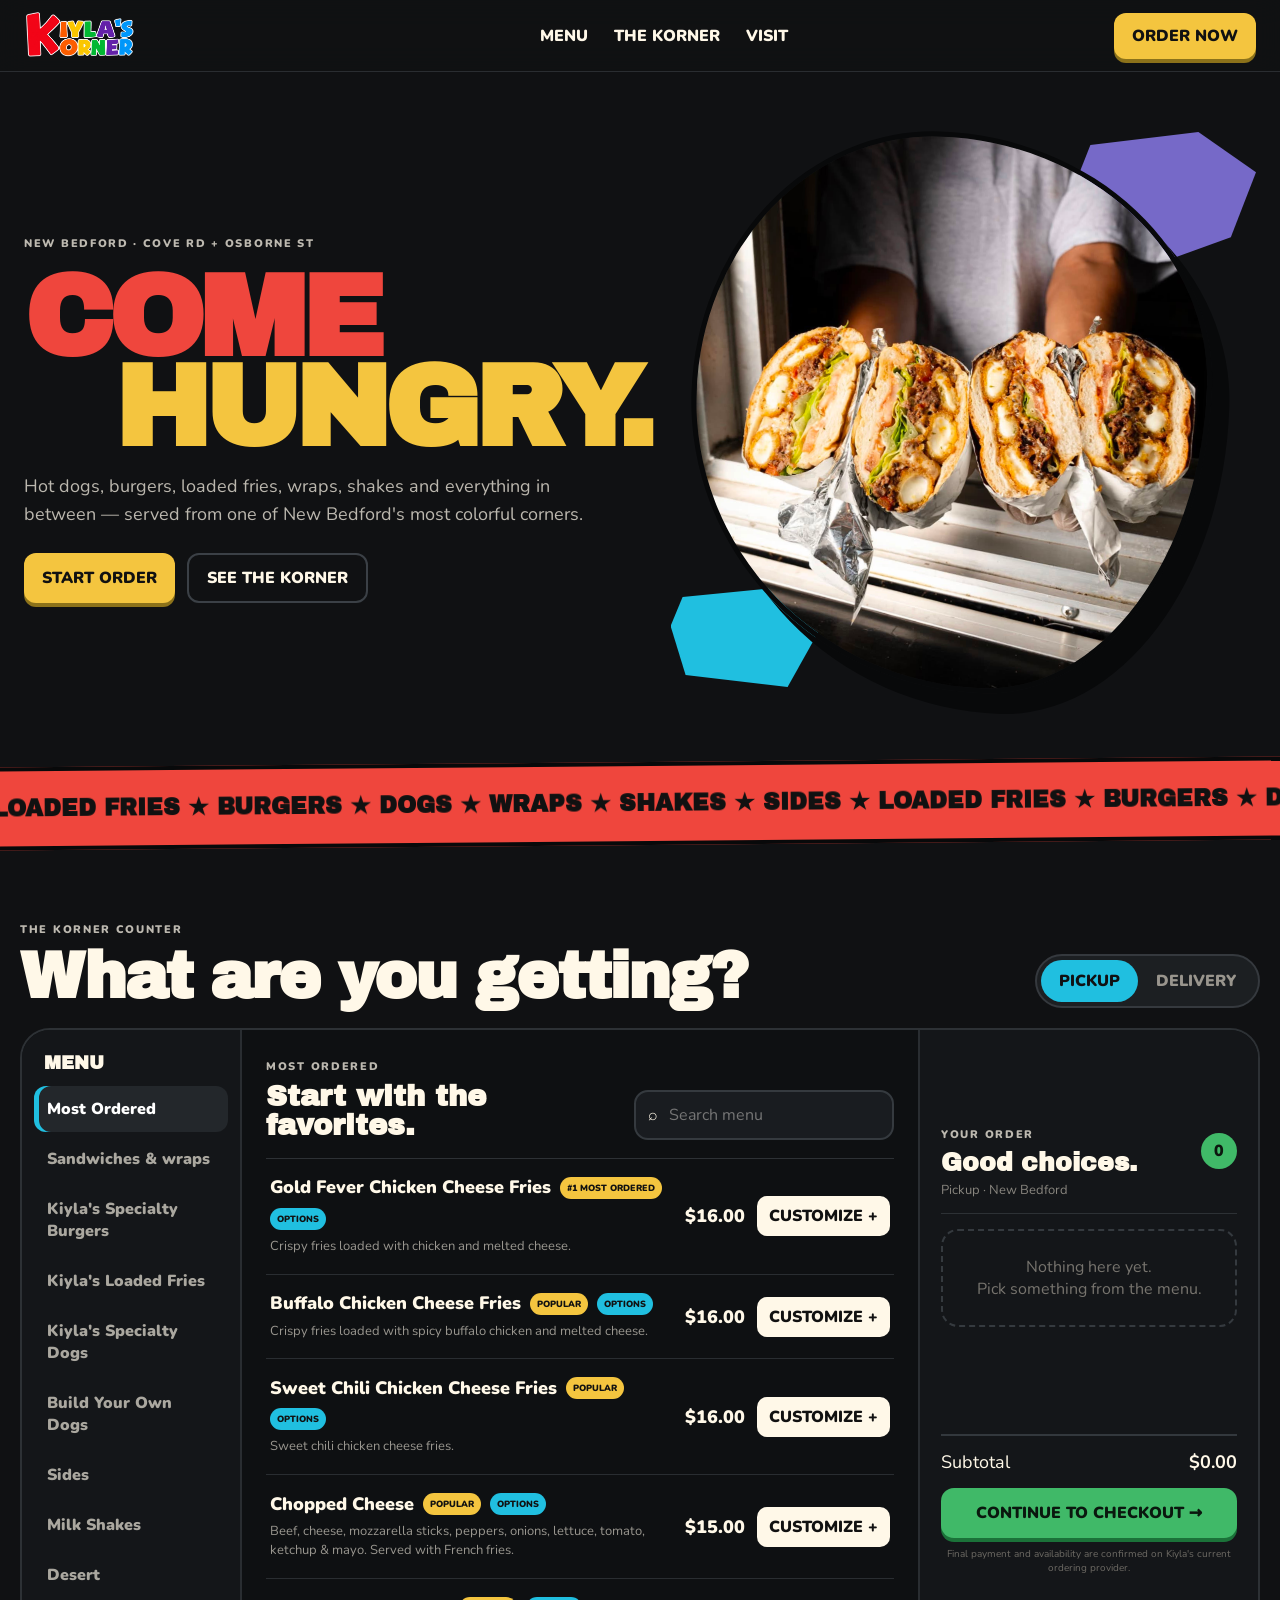
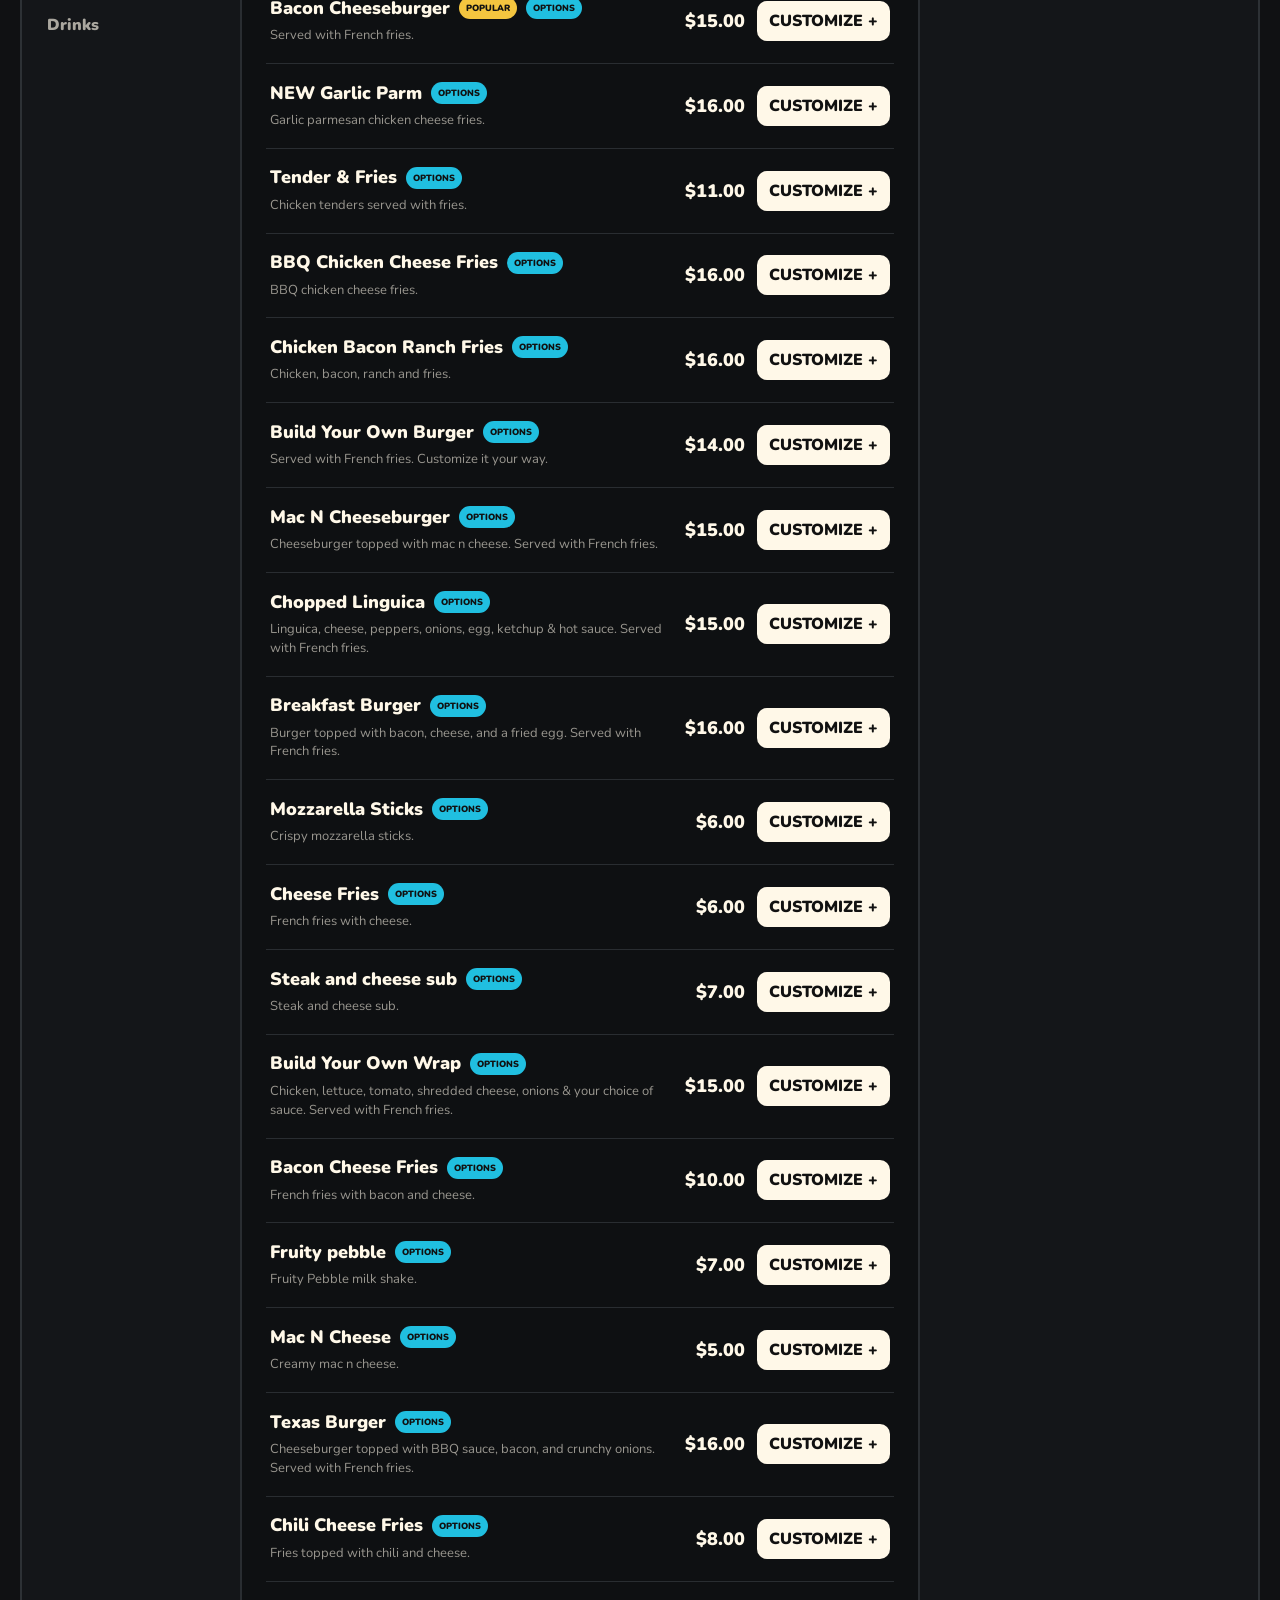
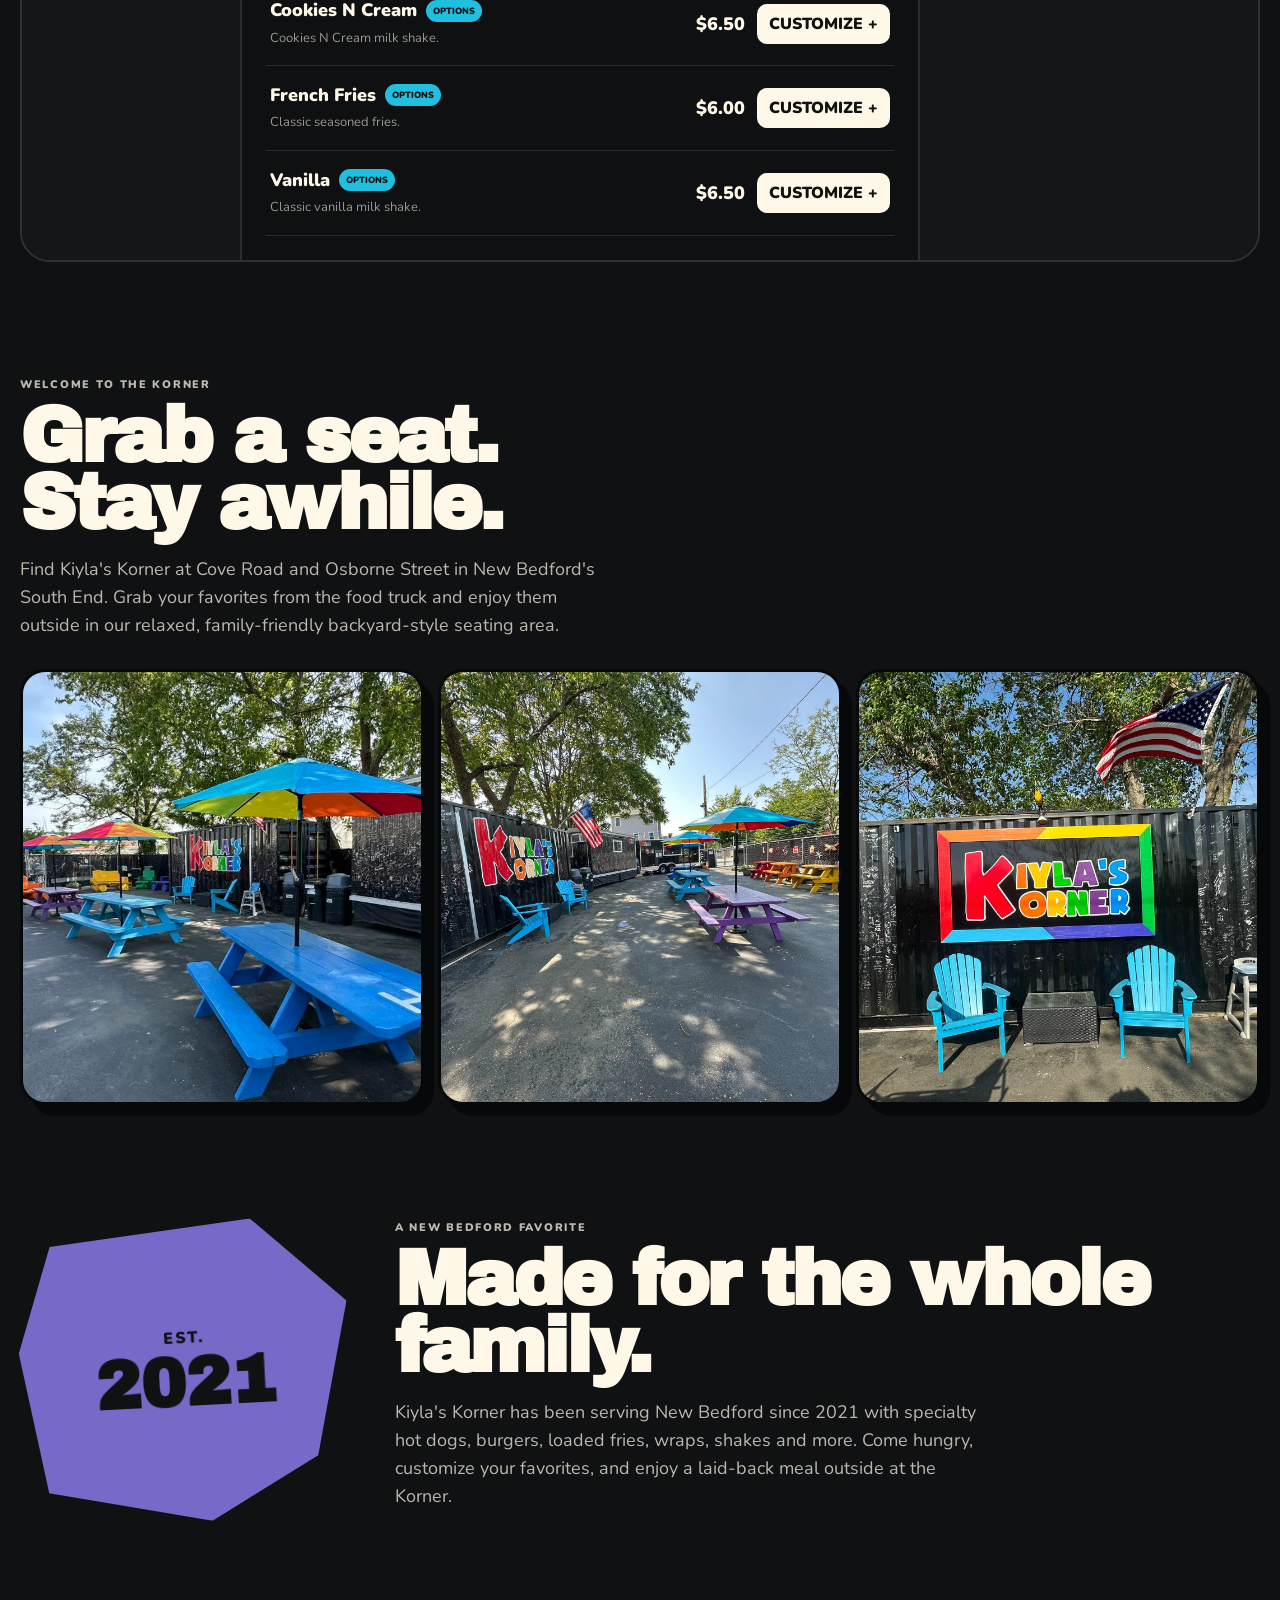
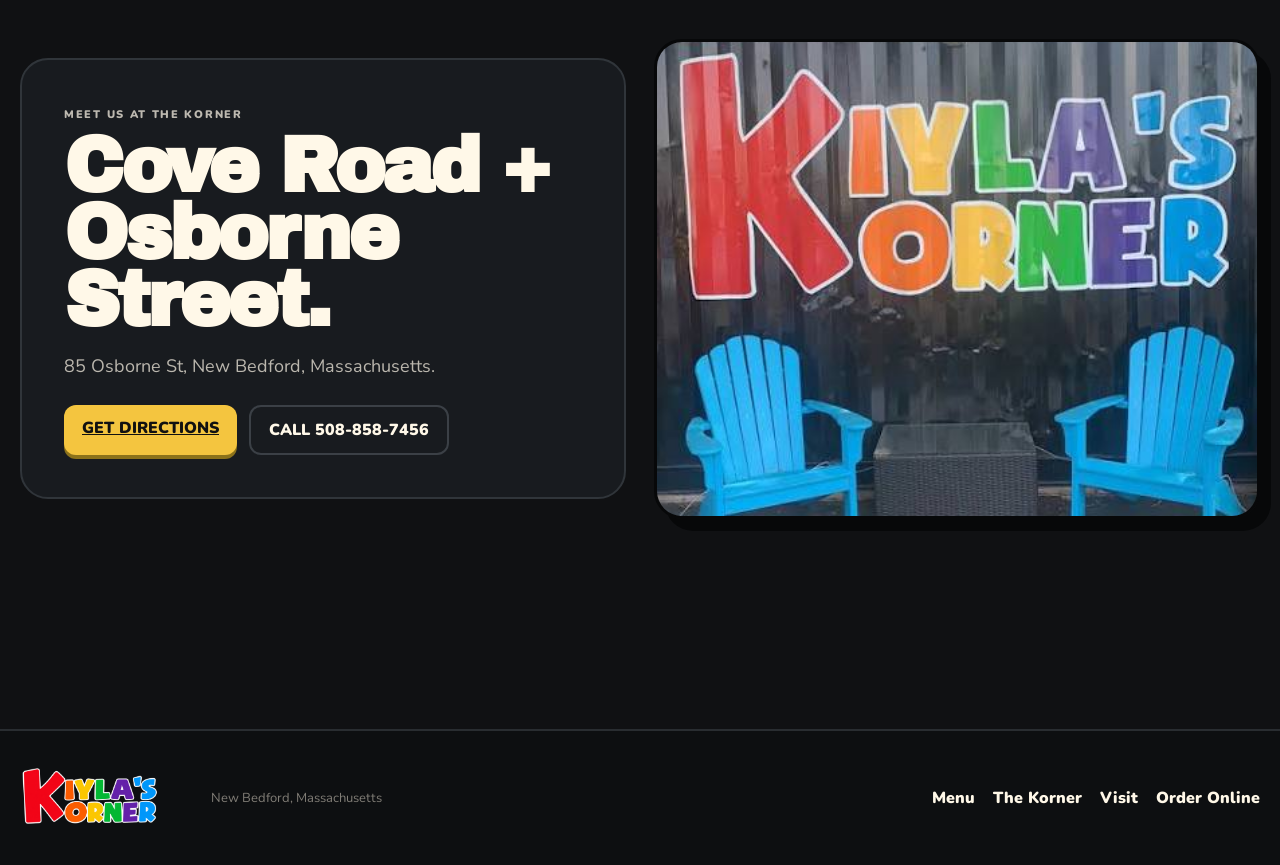
<file: index.html>
<!doctype html>
<html lang="en">
<head>
  <meta charset="utf-8" />
  <meta name="viewport" content="width=device-width, initial-scale=1" />
  <title>Kiyla's Korner | Order Online | New Bedford, MA</title>
  <meta name="description" content="Order Kiyla's Korner in New Bedford: loaded fries, specialty burgers, dogs, sandwiches, wraps, shakes, sides and more." />
  <meta name="theme-color" content="#101113" />
  <link rel="stylesheet" href="styles.css" />
</head>
<body>
<header class="topbar">
  <a class="brand" href="#top">
    <img class="site-logo" src="assets/kiylas-sign.png" alt="Kiyla's Korner">
  </a>
  <nav>
    <a href="#menu">MENU</a>
    <a href="#space">THE KORNER</a>
    <a href="#visit">VISIT</a>
  </nav>
  <button class="header-order" data-scroll-menu>ORDER NOW</button>
</header>

<main id="top">
  <section class="hero">
    <div class="hero-copy">
      <span class="eyebrow">NEW BEDFORD · COVE RD + OSBORNE ST</span>
      <h1>
        <span class="c-red">COME</span>
        <span class="c-yellow">HUNGRY.</span>
      </h1>
      <p>Hot dogs, burgers, loaded fries, wraps, shakes and everything in between — served from one of New Bedford's most colorful corners.</p>
      <div class="hero-actions">
        <button class="primary" data-scroll-menu>START ORDER</button>
        <a class="secondary" href="#space">SEE THE KORNER</a>
      </div>
    </div>

    <div class="hero-photo">
      <img class="hero-space-image" src="assets/hero.png" alt="Kiyla's Korner outdoor hero image">
      <div class="rock rock-a"></div>
      <div class="rock rock-b"></div>
    </div>
  </section>

  <section class="marquee" aria-hidden="true">
    <div class="marquee-track">
      <span>LOADED FRIES ★ BURGERS ★ DOGS ★ WRAPS ★ SHAKES ★ SIDES ★&nbsp;</span>
      <span>LOADED FRIES ★ BURGERS ★ DOGS ★ WRAPS ★ SHAKES ★ SIDES ★&nbsp;</span>
    </div>
  </section>

  <section id="menu" class="menu-shell">
    <div class="menu-heading">
      <div>
        <span class="eyebrow">THE KORNER COUNTER</span>
        <h2>What are you getting?</h2>
      </div>
      <div class="mode-toggle">
        <button class="active" data-mode="pickup">PICKUP</button>
        <button data-mode="delivery">DELIVERY</button>
      </div>
    </div>

    <div class="menu-layout">
      <aside class="menu-categories">
        <div class="category-title">MENU</div>
        <div id="categoryButtons"></div>
      </aside>

      <section class="menu-list-panel">
        <div class="menu-toolbar">
          <div>
            <span class="eyebrow" id="categoryEyebrow">MOST ORDERED</span>
            <h3 id="categoryHeading">Start with the favorites.</h3>
          </div>
          <label class="search">
            <span>⌕</span>
            <input id="menuSearch" type="search" placeholder="Search menu">
          </label>
        </div>

        <div id="menuList" class="menu-list"></div>
      </section>

      <aside class="cart">
        <div class="cart-inner">
          <div class="cart-top">
            <div>
              <span class="eyebrow">YOUR ORDER</span>
              <h3>Good choices.</h3>
            </div>
            <span id="cartCount" class="count">0</span>
          </div>
          <div id="cartMode" class="cart-mode">Pickup · New Bedford</div>
          <div id="cartItems" class="cart-items"></div>
          <div class="cart-bottom">
            <div class="subtotal"><span>Subtotal</span><strong id="subtotal">$0.00</strong></div>
            <button id="checkout" class="checkout">CONTINUE TO CHECKOUT →</button>
            <small>Final payment and availability are confirmed on Kiyla's current ordering provider.</small>
          </div>
        </div>
      </aside>
    </div>
  </section>

  <section id="space" class="space-section">
    <div class="space-copy">
      <span class="eyebrow">WELCOME TO THE KORNER</span>
      <h2>Grab a seat.<br>Stay awhile.</h2>
      <p>Find Kiyla's Korner at Cove Road and Osborne Street in New Bedford's South End. Grab your favorites from the food truck and enjoy them outside in our relaxed, family-friendly backyard-style seating area.</p>
    </div>
    <div class="space-grid">
      <figure class="space-photo"><img src="assets/space1.png" alt="Kiyla's Korner outdoor space"></figure>
      <figure class="space-photo"><img src="assets/space2.png" alt="Kiyla's Korner colorful outdoor seating"></figure>
      <figure class="space-photo"><img src="assets/space3.png" alt="Kiyla's Korner food truck space"></figure>
    </div>
  </section>

  <section class="story-band">
    <div class="stone-badge"><span>EST.</span><strong>2021</strong></div>
    <div>
      <span class="eyebrow">A NEW BEDFORD FAVORITE</span>
      <h2>Made for the whole family.</h2>
      <p>Kiyla's Korner has been serving New Bedford since 2021 with specialty hot dogs, burgers, loaded fries, wraps, shakes and more. Come hungry, customize your favorites, and enjoy a laid-back meal outside at the Korner.</p>
    </div>
  </section>

  <section id="visit" class="visit">
    <div>
      <span class="eyebrow">MEET US AT THE KORNER</span>
      <h2>Cove Road + Osborne Street.</h2>
      <p>85 Osborne St, New Bedford, Massachusetts.</p>
      <div class="visit-actions">
        <a class="primary" href="https://maps.apple.com/?q=Kiyla%27s%20Korner%2085%20Osborne%20St%20New%20Bedford%20MA" target="_blank" rel="noopener">GET DIRECTIONS</a>
        <a class="secondary" href="tel:+15088587456">CALL 508-858-7456</a>
      </div>
    </div>
    <div class="visit-sign">
      <img src="assets/kiylas-korner-brand-reference.png" alt="Kiyla's Korner logo wall and outdoor seating">
    </div>
  </section>
</main>

<footer>
  <div class="footer-brand">
    <img class="footer-logo" src="assets/kiylas-sign.png" alt="Kiyla's Korner">
    <div><span>New Bedford, Massachusetts</span></div>
  </div>
  <div class="footer-links">
    <a href="#menu">Menu</a>
    <a href="#space">The Korner</a>
    <a href="#visit">Visit</a>
    <a href="https://order.online/store/kiyla-s-korner-cove-rd-31271415" target="_blank" rel="noopener">Order Online</a>
  </div>
</footer>

<button class="mobile-cart" id="mobileCheckout" type="button" aria-label="Open Kiyla's Korner checkout">
  <span class="mobile-cart-copy">
    <strong id="mobileCount">0 items</strong>
    <span id="mobileTotal">$0.00</span>
  </span>
  <span class="mobile-cart-label">CART →</span>
</button>

<dialog id="itemDialog">
  <button class="dialog-close" id="closeDialog">×</button>
  <div class="dialog-content">
    <span class="eyebrow" id="dialogCategory"></span>
    <h3 id="dialogName"></h3>
    <p id="dialogDesc"></p>
    <div id="dialogOptions"></div>
    <div class="dialog-footer">
      <strong id="dialogPrice"></strong>
      <button id="dialogAdd">ADD TO ORDER</button>
    </div>
  </div>
</dialog>

<script src="app.js"></script>
</body>
</html>
</file>
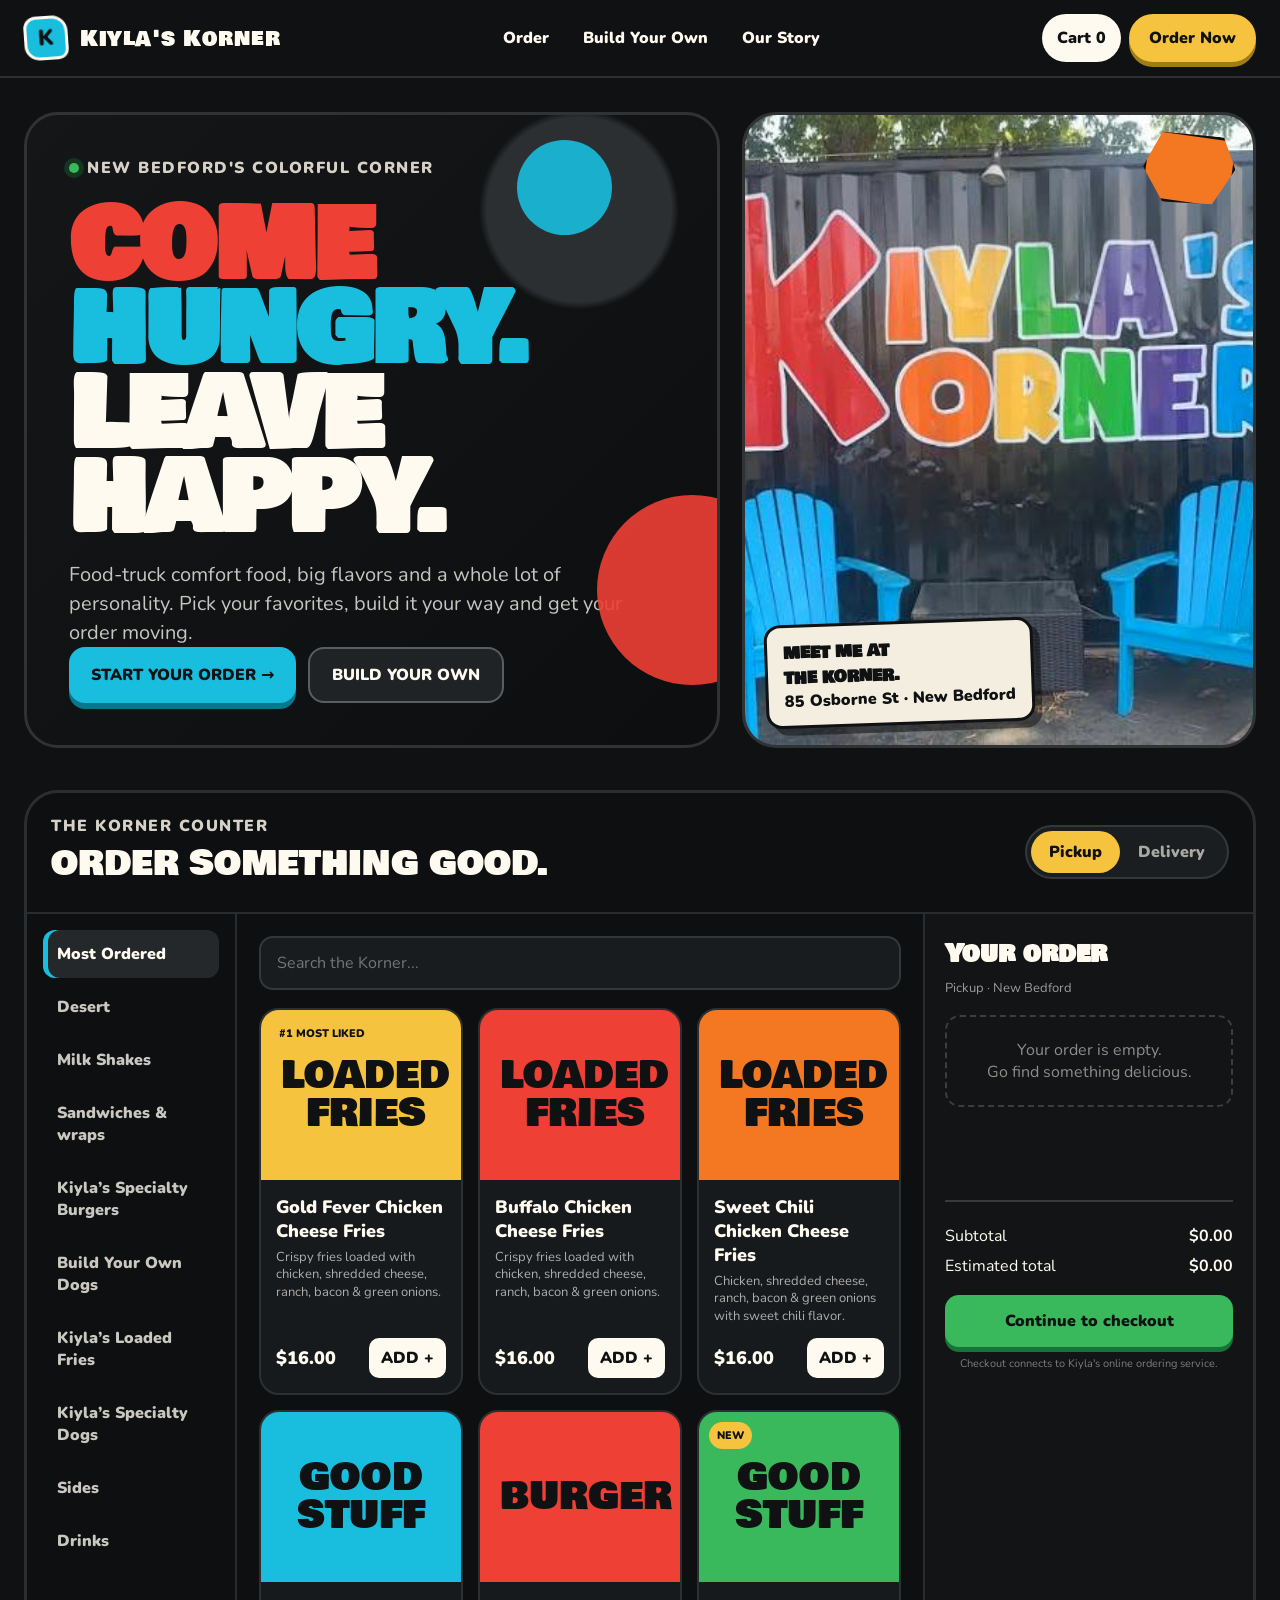
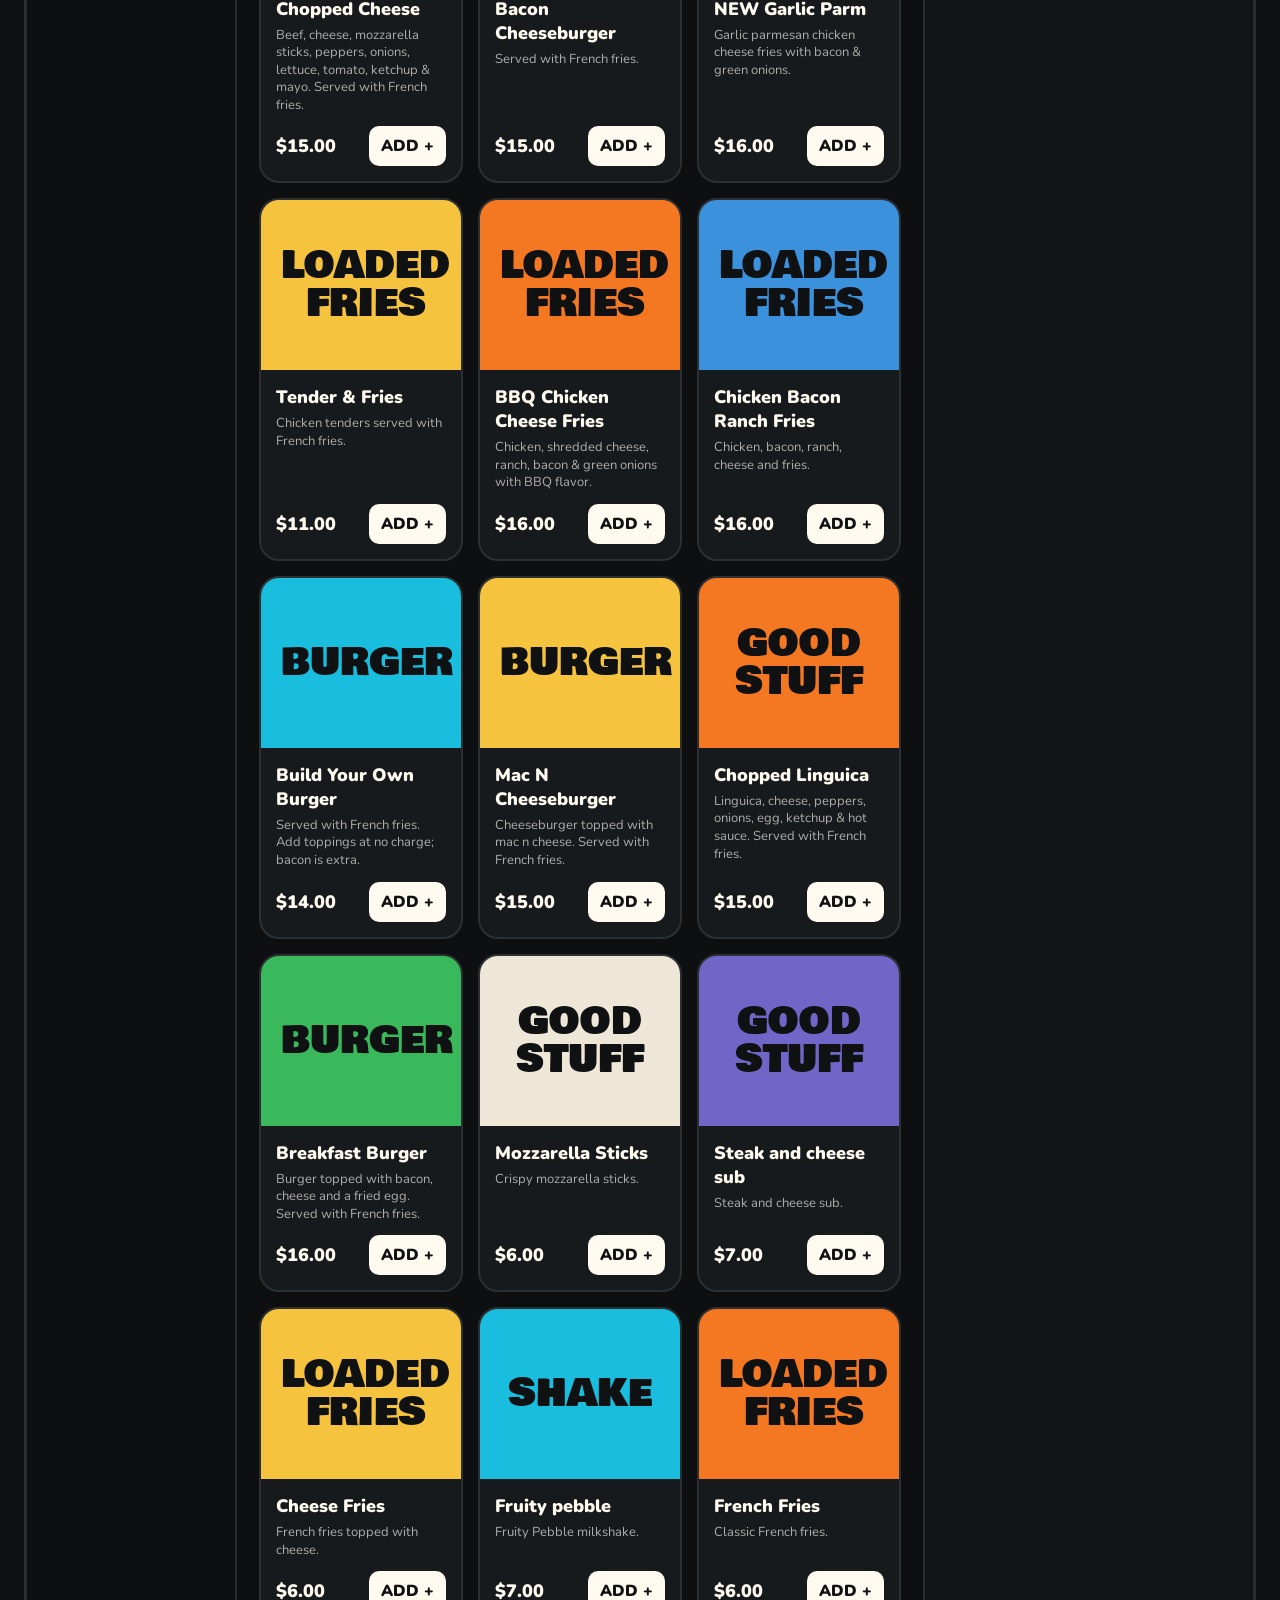
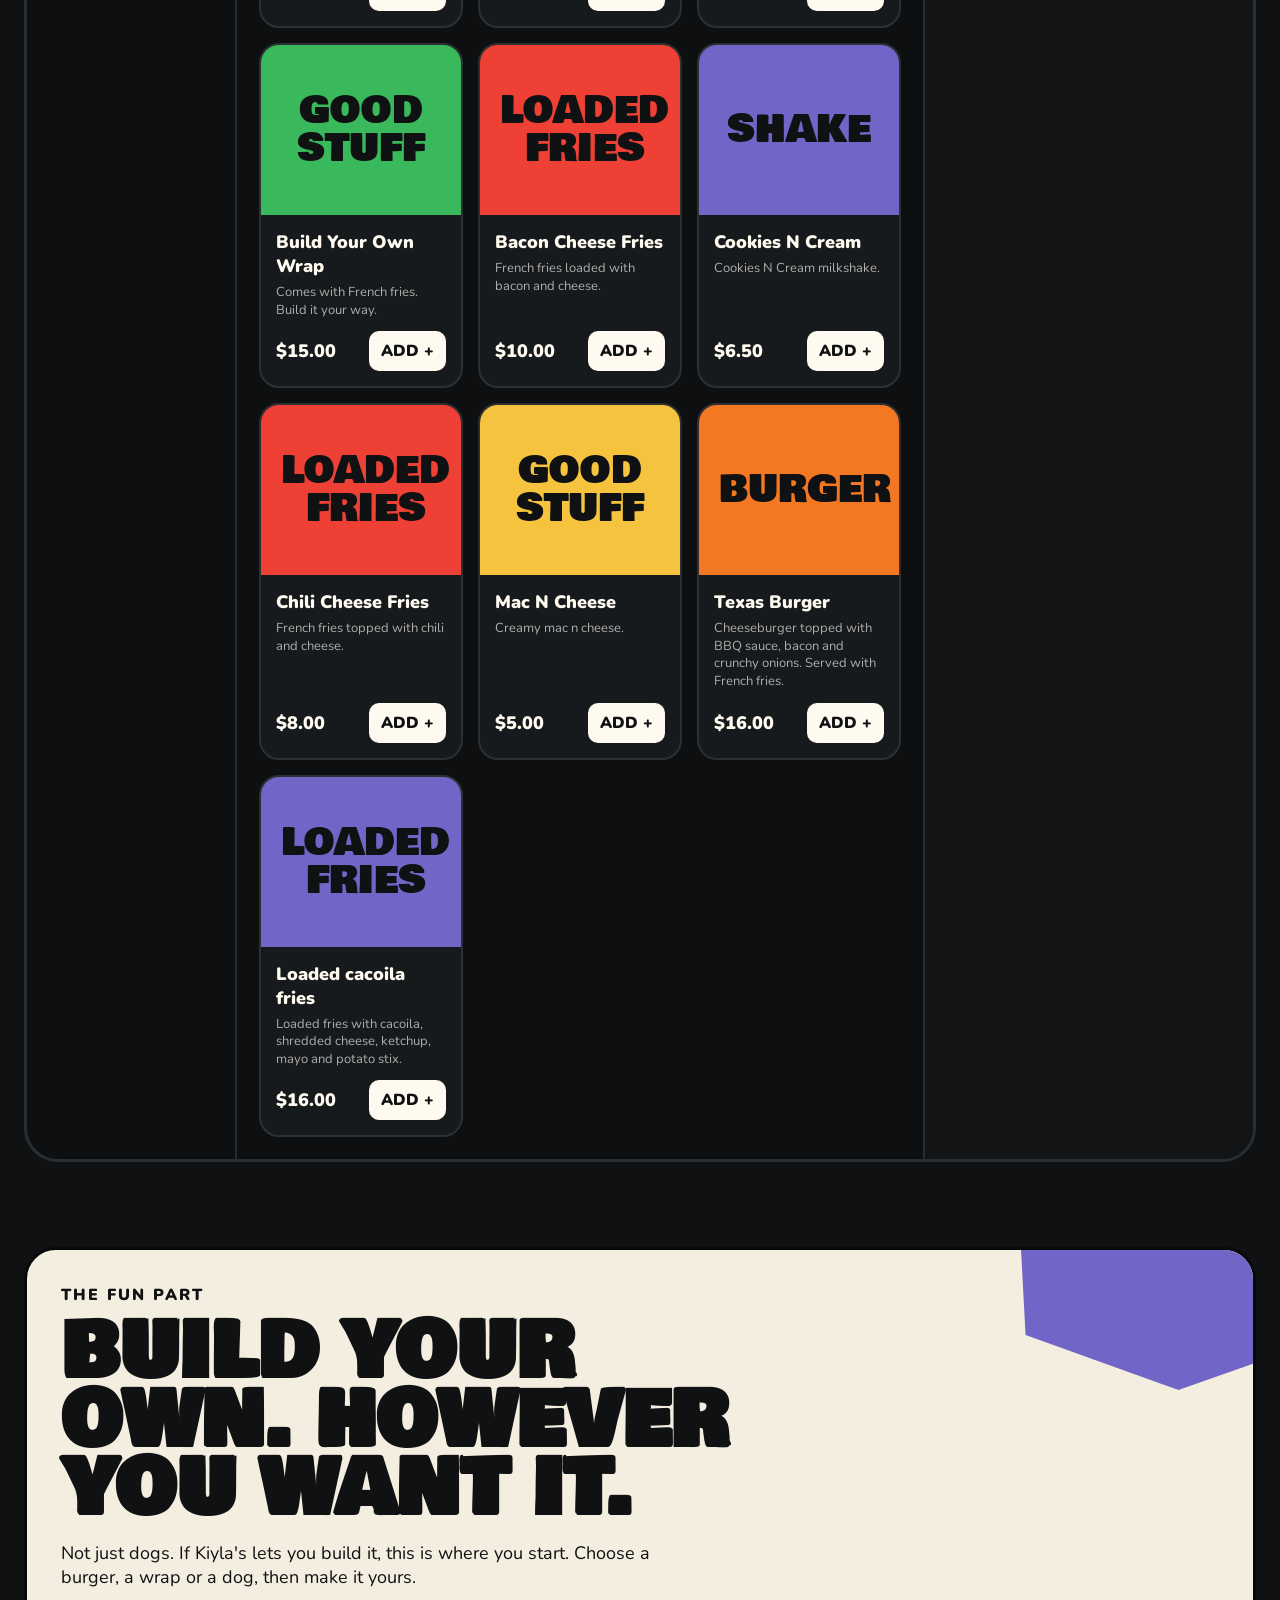
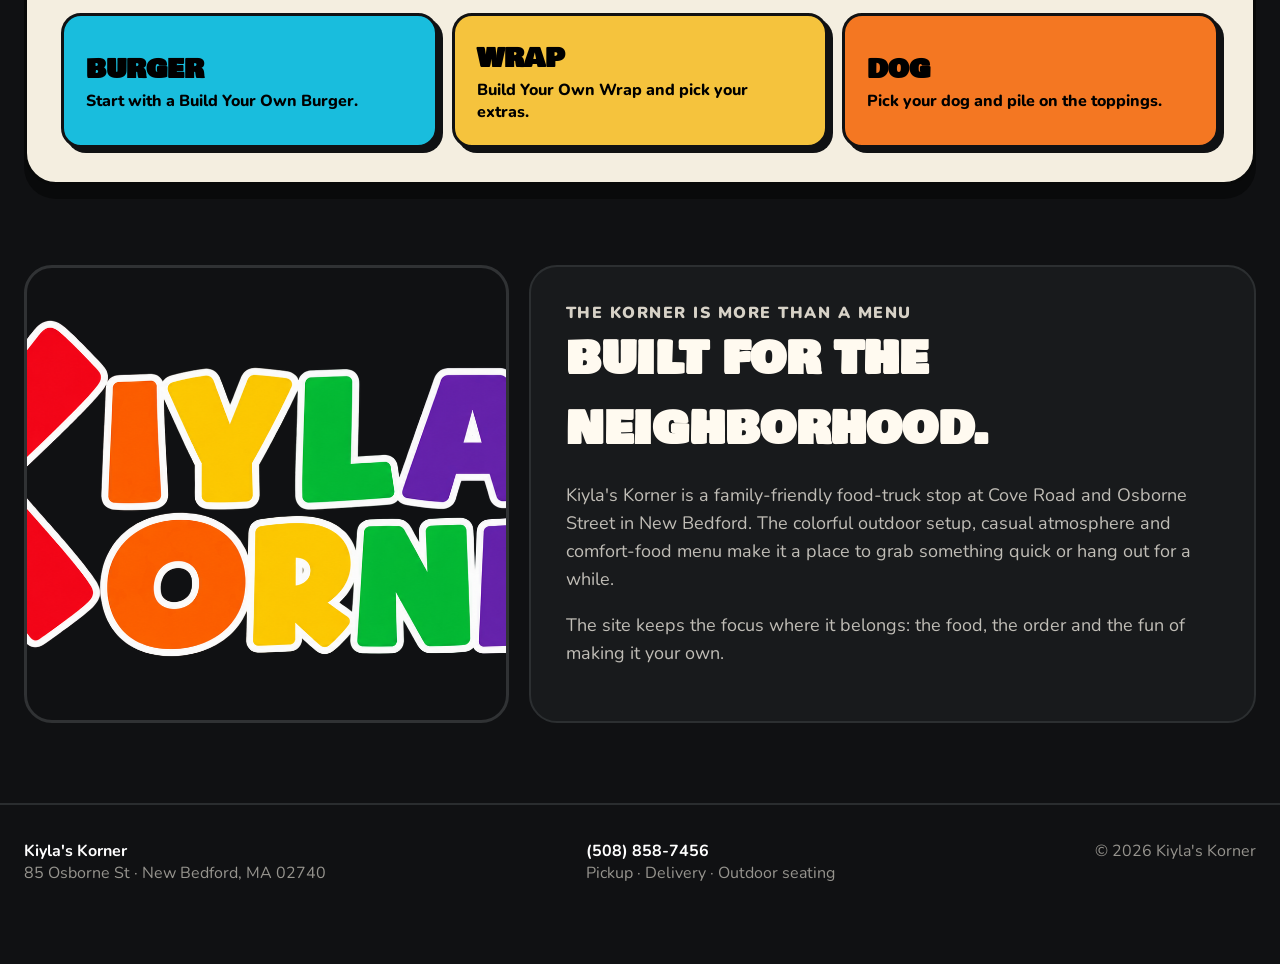
<file: backup.html>
<!doctype html>
<html lang="en">
<head>
<meta charset="UTF-8"><meta name="viewport" content="width=device-width, initial-scale=1.0">
<title>Kiyla's Korner — New Bedford, MA</title>
<meta name="description" content="Order Kiyla's Korner favorites in New Bedford — loaded fries, specialty burgers, dogs, wraps, shakes, sides and more.">
<link rel="canonical" href="https://kiylaskorner.com/">
<meta property="og:title" content="Kiyla's Korner — Come Hungry">
<meta property="og:description" content="A colorful New Bedford food-truck experience. Order online for pickup or delivery.">
<meta property="og:type" content="website">
<style>
@import url('https://fonts.googleapis.com/css2?family=Bowlby+One+SC&family=Nunito:wght@500;600;700;800;900&display=swap');
:root{--ink:#101113;--ink2:#17191b;--paper:#f4eee0;--white:#fffaf0;--red:#ef4035;--orange:#f47722;--yellow:#f5c33d;--green:#39b85c;--purple:#7166c7;--blue:#3b91dc;--cyan:#19bddd;--pink:#ed5b83;--line:#2d3032;--shadow:0 14px 0 #090a0b;}
*{box-sizing:border-box}html{scroll-behavior:smooth}body{margin:0;background:var(--ink);color:var(--white);font-family:Nunito,system-ui,sans-serif}button,input{font:inherit}button{cursor:pointer}.shell{max-width:1500px;margin:auto;padding:0 24px}.topbar{position:sticky;top:0;z-index:50;background:rgba(16,17,19,.94);backdrop-filter:blur(14px);border-bottom:2px solid var(--line)}.nav{height:76px;display:flex;align-items:center;justify-content:space-between;gap:18px}.brand{display:flex;align-items:center;gap:12px;text-decoration:none;color:var(--white)}.brand-mark{width:44px;height:44px;border:3px solid var(--white);border-radius:12px 16px 10px 15px;background:var(--cyan);transform:rotate(-4deg);display:grid;place-items:center;color:var(--ink);font-weight:900;font-size:22px}.brand-text{font-family:'Bowlby One SC',sans-serif;font-size:22px;letter-spacing:.5px}.navlinks{display:flex;gap:8px}.navlinks a{color:var(--white);text-decoration:none;padding:10px 13px;border-radius:999px;font-weight:900}.navlinks a:hover{background:#26292b}.order-btn{border:0;border-radius:999px;background:var(--yellow);color:var(--ink);font-weight:900;padding:13px 20px;box-shadow:0 5px 0 #9e7d16}.cart-mini{background:var(--white);border:0;border-radius:999px;padding:12px 15px;font-weight:900;color:var(--ink)}
.hero{padding:34px 0 20px}.hero-grid{display:grid;grid-template-columns:1.15fr .85fr;gap:22px;align-items:stretch}.hero-copy{min-height:590px;border:3px solid #303234;border-radius:34px;position:relative;overflow:hidden;background:radial-gradient(circle at 80% 15%,#2c2f31 0 12%,transparent 13%),linear-gradient(135deg,#141617,#0d0e0f);padding:42px;display:flex;flex-direction:column;justify-content:space-between}.hero-copy:before,.hero-copy:after{content:"";position:absolute;border-radius:50%;opacity:.9}.hero-copy:before{width:190px;height:190px;background:var(--red);right:-70px;bottom:60px}.hero-copy:after{width:95px;height:95px;background:var(--cyan);right:105px;top:25px}.eyebrow{display:inline-flex;align-items:center;gap:8px;font-weight:900;text-transform:uppercase;letter-spacing:1.5px;color:#d7d2c7}.dot{width:10px;height:10px;border-radius:50%;background:var(--green);box-shadow:0 0 0 5px #15351f}.hero h1{font-family:'Bowlby One SC',sans-serif;font-size:clamp(54px,7.5vw,120px);line-height:.88;margin:25px 0 18px;max-width:850px;letter-spacing:-3px}.hero h1 span:nth-child(1){color:var(--red)}.hero h1 span:nth-child(2){color:var(--yellow)}.hero h1 span:nth-child(3){color:var(--cyan)}.hero h1 span:nth-child(4){color:var(--purple)}.hero p{max-width:570px;font-size:20px;line-height:1.45;color:#c7c5bf;margin:0}.hero-actions{display:flex;flex-wrap:wrap;gap:12px;position:relative;z-index:2}.primary{border:0;background:var(--cyan);color:var(--ink);font-weight:900;padding:16px 22px;border-radius:16px;box-shadow:0 6px 0 #08778d}.secondary{border:2px solid #5b5e60;background:#202325;color:var(--white);font-weight:900;padding:15px 22px;border-radius:16px}.hero-photo{position:relative;border-radius:34px;overflow:hidden;border:3px solid #303234;background:#202224;min-height:590px}.hero-photo img{width:100%;height:100%;object-fit:cover;display:block;filter:saturate(1.08)}.photo-label{position:absolute;left:20px;bottom:20px;background:var(--paper);color:var(--ink);padding:13px 16px;border:3px solid var(--ink);border-radius:16px;font-weight:900;transform:rotate(-2deg);box-shadow:7px 7px 0 rgba(0,0,0,.45)}.photo-label b{font-family:'Bowlby One SC',sans-serif}.rock{position:absolute;right:18px;top:18px;width:92px;height:72px;background:var(--orange);border:3px solid var(--ink);clip-path:polygon(16% 4%,83% 0,100% 42%,80% 94%,26% 100%,0 55%);transform:rotate(8deg)}
.order-zone{padding:22px 0 70px}.order-board{background:#0d0f10;border:3px solid #2b2e30;border-radius:34px;overflow:hidden}.order-head{padding:22px 24px;border-bottom:2px solid #292c2e;display:flex;align-items:center;justify-content:space-between;gap:16px;flex-wrap:wrap}.order-title{font-family:'Bowlby One SC',sans-serif;font-size:34px}.mode{display:flex;background:#1b1e20;border:2px solid #35383a;border-radius:999px;padding:4px}.mode button{border:0;background:transparent;color:#a9a8a2;padding:10px 18px;border-radius:999px;font-weight:900}.mode button.active{background:var(--yellow);color:var(--ink)}.order-layout{display:grid;grid-template-columns:210px 1fr 330px;min-height:680px}.cats{padding:16px;border-right:2px solid #292c2e}.cats button{display:block;width:100%;text-align:left;background:transparent;color:#c9c7c0;border:0;padding:13px 14px;border-radius:12px;font-weight:900;margin-bottom:5px}.cats button:hover,.cats button.active{background:#25282a;color:var(--white)}.cats button.active{box-shadow:inset 5px 0 var(--cyan)}.menu-main{padding:22px;min-width:0}.search{display:flex;gap:10px;margin-bottom:18px}.search input{width:100%;background:#191c1e;border:2px solid #343739;color:var(--white);border-radius:14px;padding:14px 16px;outline:none}.search input:focus{border-color:var(--cyan)}.food-grid{display:grid;grid-template-columns:repeat(3,minmax(0,1fr));gap:15px}.food-card{background:#171a1c;border:2px solid #2c3032;border-radius:20px;overflow:hidden;transition:.18s transform,.18s border-color;display:flex;flex-direction:column}.food-card:hover{transform:translateY(-4px);border-color:#5a5d60}.food-img{height:170px;position:relative;overflow:hidden;background:#26292b}.food-img img{width:100%;height:100%;object-fit:cover;display:block}.food-img .art{position:absolute;inset:0;display:grid;place-items:center;font-family:'Bowlby One SC';font-size:38px;color:var(--ink);text-align:center;padding:20px;line-height:1}.art.red{background:var(--red)}.art.yellow{background:var(--yellow)}.art.green{background:var(--green)}.art.blue{background:var(--blue)}.art.purple{background:var(--purple)}.art.orange{background:var(--orange)}.art.cyan{background:var(--cyan)}.food-body{padding:15px;display:flex;flex-direction:column;flex:1}.food-name{font-weight:900;font-size:18px}.food-desc{color:#aeadab;font-size:13px;line-height:1.35;margin:6px 0 12px}.food-bottom{margin-top:auto;display:flex;align-items:center;justify-content:space-between;gap:8px}.price{font-weight:900;font-size:18px}.add{border:0;border-radius:10px;background:var(--white);color:var(--ink);font-weight:900;padding:9px 12px}.tag{position:absolute;top:10px;left:10px;background:var(--yellow);color:var(--ink);font-size:11px;font-weight:900;padding:6px 8px;border-radius:999px}.cart{background:#121416;border-left:2px solid #292c2e;padding:20px;position:relative}.cart-inner{position:sticky;top:95px}.cart h3{font-family:'Bowlby One SC',sans-serif;font-size:25px;margin:0 0 6px}.cart-sub{font-size:13px;color:#9d9b96;margin-bottom:18px}.cart-items{min-height:170px}.empty{border:2px dashed #3b3e40;border-radius:15px;padding:22px;color:#8f8d88;text-align:center}.cart-row{display:grid;grid-template-columns:1fr auto;gap:10px;padding:13px 0;border-bottom:1px solid #292c2e}.cart-row strong{font-size:14px}.cart-row small{display:block;color:#8f8d88;margin-top:3px}.qty{display:flex;align-items:center;gap:7px}.qty button{width:25px;height:25px;border-radius:50%;border:1px solid #555;background:#272a2c;color:#fff}.cart-total{border-top:2px solid #383b3d;margin-top:15px;padding-top:15px}.total-line{display:flex;justify-content:space-between;margin:8px 0}.checkout{width:100%;border:0;background:var(--green);color:var(--ink);font-weight:900;border-radius:14px;padding:15px;margin-top:10px;box-shadow:0 5px 0 #187337}.notice{font-size:11px;color:#7e7c78;text-align:center;margin-top:9px}
.build{padding:15px 0 80px}.build-card{border-radius:32px;background:var(--paper);color:var(--ink);padding:34px;border:3px solid #080909;box-shadow:var(--shadow);position:relative;overflow:hidden}.build-card:before{content:"";position:absolute;width:280px;height:170px;right:-40px;top:-35px;background:var(--purple);clip-path:polygon(15% 0,100% 10%,92% 75%,64% 100%,7% 82%,0 28%);transform:rotate(9deg)}.build-kicker{font-weight:900;text-transform:uppercase;letter-spacing:2px}.build h2{font-family:'Bowlby One SC';font-size:clamp(40px,6vw,76px);line-height:.9;max-width:720px;margin:12px 0}.build p{max-width:650px;font-size:18px}.build-options{display:grid;grid-template-columns:repeat(3,1fr);gap:14px;margin-top:24px;position:relative;z-index:2}.build-option{border:3px solid var(--ink);background:var(--white);padding:22px;border-radius:20px;text-align:left;box-shadow:5px 5px 0 var(--ink)}.build-option:nth-child(1){background:var(--cyan)}.build-option:nth-child(2){background:var(--yellow)}.build-option:nth-child(3){background:var(--orange)}.build-option strong{display:block;font-family:'Bowlby One SC';font-size:26px}.build-option span{font-weight:800}.story{padding:0 0 80px}.story-grid{display:grid;grid-template-columns:.8fr 1.2fr;gap:20px}.story-image{min-height:420px;border-radius:28px;overflow:hidden;border:3px solid #303234}.story-image img{width:100%;height:100%;object-fit:cover}.story-copy{background:#181a1c;border:2px solid #2c2f31;border-radius:28px;padding:35px}.story-copy h2{font-family:'Bowlby One SC';font-size:45px;margin:0 0 15px}.story-copy p{color:#c0bdb6;font-size:18px;line-height:1.55}.footer{border-top:2px solid #2a2d2f;padding:35px 0 80px;color:#96948e}.footer-grid{display:flex;justify-content:space-between;gap:20px;flex-wrap:wrap}.footer strong{color:#fff}.modal{position:fixed;inset:0;background:rgba(0,0,0,.72);z-index:100;display:none;align-items:flex-end;justify-content:center;padding:20px}.modal.show{display:flex}.sheet{width:min(720px,100%);background:var(--paper);color:var(--ink);border:3px solid var(--ink);border-radius:28px 28px 18px 18px;box-shadow:0 20px 0 rgba(0,0,0,.3);padding:26px;max-height:90vh;overflow:auto}.sheet-head{display:flex;justify-content:space-between;gap:12px}.sheet h3{font-family:'Bowlby One SC';font-size:32px;margin:0}.close{border:0;background:#ddd3c0;width:40px;height:40px;border-radius:50%;font-size:20px;font-weight:900}.modifier{margin-top:20px}.modifier h4{margin:0 0 9px}.choices{display:flex;flex-wrap:wrap;gap:8px}.choice{border:2px solid #aaa08e;background:#fffaf0;border-radius:999px;padding:9px 12px;font-weight:900}.choice.selected{background:var(--cyan);border-color:var(--ink)}.sheet-footer{display:flex;justify-content:space-between;align-items:center;gap:15px;margin-top:24px;border-top:2px solid #c9c0b1;padding-top:18px}.sheet-add{border:0;background:var(--green);padding:13px 18px;border-radius:12px;font-weight:900}.mobile-cart{display:none}
@media(max-width:1100px){.hero-grid{grid-template-columns:1fr}.hero-photo{min-height:430px}.order-layout{grid-template-columns:170px 1fr}.cart{display:none}.food-grid{grid-template-columns:repeat(2,1fr)}.mobile-cart{display:flex;position:fixed;left:14px;right:14px;bottom:14px;z-index:60;background:var(--white);color:var(--ink);padding:13px 16px;border-radius:16px;justify-content:space-between;align-items:center;box-shadow:0 8px 0 #000;border:2px solid #000}.mobile-cart button{border:0;background:var(--cyan);font-weight:900;padding:10px 14px;border-radius:10px}.navlinks{display:none}.story-grid{grid-template-columns:1fr}.build-options{grid-template-columns:1fr}}
@media(max-width:680px){.shell{padding:0 14px}.nav{height:66px}.brand-text{font-size:18px}.cart-mini{padding:10px 12px}.hero{padding-top:14px}.hero-copy{min-height:520px;padding:25px;border-radius:24px}.hero h1{font-size:56px;letter-spacing:-2px}.hero p{font-size:17px}.hero-photo{min-height:330px;border-radius:24px}.order-head{padding:17px}.order-title{font-size:27px}.order-layout{display:block}.cats{display:flex;overflow:auto;border-right:0;border-bottom:2px solid #292c2e;gap:7px;padding:10px}.cats button{white-space:nowrap;width:auto;margin:0;padding:9px 12px}.menu-main{padding:14px}.food-grid{grid-template-columns:1fr}.food-img{height:200px}.build-card{padding:24px;border-radius:25px}.story-copy{padding:25px}.story-copy h2{font-size:37px}.modal{padding:0}.sheet{border-radius:24px 24px 0 0}.sheet h3{font-size:27px}}
</style>
</head>
<body>
<header class="topbar"><div class="shell nav"><a class="brand" href="#top"><span class="brand-mark">K</span><span class="brand-text">Kiyla's Korner</span></a><nav class="navlinks"><a href="#order">Order</a><a href="#build">Build Your Own</a><a href="#story">Our Story</a></nav><div style="display:flex;gap:8px"><button class="cart-mini" id="cartTop">Cart <span id="topCount">0</span></button><button class="order-btn" onclick="document.getElementById('order').scrollIntoView()">Order Now</button></div></div></header>
<main id="top">
<section class="hero"><div class="shell hero-grid"><div class="hero-copy"><div><div class="eyebrow"><span class="dot"></span> New Bedford's colorful corner</div><h1><span>COME</span><br><span>HUNGRY.</span><br><span>LEAVE</span><br><span>HAPPY.</span></h1><p>Food-truck comfort food, big flavors and a whole lot of personality. Pick your favorites, build it your way and get your order moving.</p></div><div class="hero-actions"><button class="primary" onclick="document.getElementById('order').scrollIntoView()">START YOUR ORDER →</button><button class="secondary" onclick="document.getElementById('build').scrollIntoView()">BUILD YOUR OWN</button></div></div><div class="hero-photo"><img src="assets/kiylas-korner-reference.png" alt="Kiyla's Korner outdoor seating and colorful sign"><div class="rock"></div><div class="photo-label"><b>MEET ME AT<br>THE KORNER.</b><br>85 Osborne St · New Bedford</div></div></div></section>
<section class="order-zone" id="order"><div class="shell"><div class="order-board"><div class="order-head"><div><div class="eyebrow">The Korner Counter</div><div class="order-title">ORDER SOMETHING GOOD.</div></div><div class="mode"><button class="active" data-mode="pickup">Pickup</button><button data-mode="delivery">Delivery</button></div></div><div class="order-layout"><aside class="cats" id="cats"></aside><div class="menu-main"><div class="search"><input id="search" placeholder="Search the Korner..." autocomplete="off"></div><div class="food-grid" id="foodGrid"></div></div><aside class="cart"><div class="cart-inner"><h3>Your order</h3><div class="cart-sub" id="cartMode">Pickup · New Bedford</div><div class="cart-items" id="cartItems"></div><div class="cart-total"><div class="total-line"><span>Subtotal</span><strong id="subtotal">$0.00</strong></div><div class="total-line"><span>Estimated total</span><strong id="total">$0.00</strong></div><button class="checkout" id="checkout">Continue to checkout</button><div class="notice">Checkout connects to Kiyla's online ordering service.</div></div></div></aside></div></div></div></section>
<section class="build" id="build"><div class="shell"><div class="build-card"><div class="build-kicker">The fun part</div><h2>BUILD YOUR OWN. HOWEVER YOU WANT IT.</h2><p>Not just dogs. If Kiyla's lets you build it, this is where you start. Choose a burger, a wrap or a dog, then make it yours.</p><div class="build-options"><button class="build-option" onclick="quickBuild('Build Your Own Burger')"><strong>BURGER</strong><span>Start with a Build Your Own Burger.</span></button><button class="build-option" onclick="quickBuild('Build Your Own Wrap')"><strong>WRAP</strong><span>Build Your Own Wrap and pick your extras.</span></button><button class="build-option" onclick="quickBuild('Grilled Dog')"><strong>DOG</strong><span>Pick your dog and pile on the toppings.</span></button></div></div></div></section>
<section class="story" id="story"><div class="shell story-grid"><div class="story-image"><img src="assets/kiylas-sign.png" alt="Kiyla's Korner colorful sign"></div><div class="story-copy"><div class="eyebrow">The Korner is more than a menu</div><h2>BUILT FOR THE NEIGHBORHOOD.</h2><p>Kiyla's Korner is a family-friendly food-truck stop at Cove Road and Osborne Street in New Bedford. The colorful outdoor setup, casual atmosphere and comfort-food menu make it a place to grab something quick or hang out for a while.</p><p>The site keeps the focus where it belongs: the food, the order and the fun of making it your own.</p></div></div></section>
</main>
<footer class="footer"><div class="shell footer-grid"><div><strong>Kiyla's Korner</strong><br>85 Osborne St · New Bedford, MA 02740</div><div><strong>(508) 858-7456</strong><br>Pickup · Delivery · Outdoor seating</div><div>© 2026 Kiyla's Korner</div></div></footer>
<div class="mobile-cart"><span><strong id="mobileCount">0 items</strong><br><small id="mobileTotal">$0.00</small></span><button onclick="openCartSheet()">View order →</button></div>
<div class="modal" id="modal"><div class="sheet"><div class="sheet-head"><div><div class="eyebrow" id="modalCategory">Korner item</div><h3 id="modalName"></h3><p id="modalDesc" style="color:#655f55"></p></div><button class="close" onclick="closeModal()">×</button></div><div class="modifier" id="modifiers"></div><div class="sheet-footer"><strong id="modalPrice">$0.00</strong><button class="sheet-add" onclick="addModalItem()">Add to order</button></div></div></div>
<script>
const MENU={
"Most Ordered":[
['Gold Fever Chicken Cheese Fries',16,'Crispy fries loaded with chicken, shredded cheese, ranch, bacon & green onions.','Kiyla’s Loaded Fries','yellow'],
['Buffalo Chicken Cheese Fries',16,'Crispy fries loaded with chicken, shredded cheese, ranch, bacon & green onions.','Kiyla’s Loaded Fries','red'],
['Sweet Chili Chicken Cheese Fries',16,'Chicken, shredded cheese, ranch, bacon & green onions with sweet chili flavor.','Kiyla’s Loaded Fries','orange'],
['Chopped Cheese',15,'Beef, cheese, mozzarella sticks, peppers, onions, lettuce, tomato, ketchup & mayo. Served with French fries.','Sandwiches & wraps','cyan'],
['Bacon Cheeseburger',15,'Served with French fries.','Kiyla’s Specialty Burgers','red'],
['NEW Garlic Parm',16,'Garlic parmesan chicken cheese fries with bacon & green onions.','Kiyla’s Loaded Fries','green'],
['Tender & Fries',11,'Chicken tenders served with French fries.','Sandwiches & wraps','yellow'],
['BBQ Chicken Cheese Fries',16,'Chicken, shredded cheese, ranch, bacon & green onions with BBQ flavor.','Kiyla’s Loaded Fries','orange'],
['Chicken Bacon Ranch Fries',16,'Chicken, bacon, ranch, cheese and fries.','Kiyla’s Loaded Fries','blue'],
['Build Your Own Burger',14,'Served with French fries. Add toppings at no charge; bacon is extra.','Kiyla’s Specialty Burgers','cyan'],
['Mac N Cheeseburger',15,'Cheeseburger topped with mac n cheese. Served with French fries.','Kiyla’s Specialty Burgers','yellow'],
['Chopped Linguica',15,'Linguica, cheese, peppers, onions, egg, ketchup & hot sauce. Served with French fries.','Sandwiches & wraps','orange'],
['Breakfast Burger',16,'Burger topped with bacon, cheese and a fried egg. Served with French fries.','Kiyla’s Specialty Burgers','green'],
['Mozzarella Sticks',6,'Crispy mozzarella sticks.','Sides','white'],
['Steak and cheese sub',7,'Steak and cheese sub.','Sandwiches & wraps','purple'],
['Cheese Fries',6,'French fries topped with cheese.','Sides','yellow'],
['Fruity pebble',7,'Fruity Pebble milkshake.','Milk Shakes','cyan'],
['French Fries',6,'Classic French fries.','Sides','orange'],
['Build Your Own Wrap',15,'Comes with French fries. Build it your way.','Sandwiches & wraps','green'],
['Bacon Cheese Fries',10,'French fries loaded with bacon and cheese.','Sides','red'],
['Cookies N Cream',6.5,'Cookies N Cream milkshake.','Milk Shakes','purple'],
['Chili Cheese Fries',8,'French fries topped with chili and cheese.','Sides','red'],
['Mac N Cheese',5,'Creamy mac n cheese.','Sides','yellow'],
['Texas Burger',16,'Cheeseburger topped with BBQ sauce, bacon and crunchy onions. Served with French fries.','Kiyla’s Specialty Burgers','orange'],
['Loaded cacoila fries',16,'Loaded fries with cacoila, shredded cheese, ketchup, mayo and potato stix.','Kiyla’s Loaded Fries','purple']
],
'Desert':[['Brownie',5,'Sweet dessert item.','Desert','orange']],
'Milk Shakes':[['Coffee',6.5,'Rich and creamy coffee milkshake.','Milk Shakes','brown'],['Strawberry',6.5,'Rich and creamy strawberry milkshake.','Milk Shakes','red'],['Vanilla',6.5,'Creamy classic vanilla milkshake.','Milk Shakes','yellow'],['Chocolate',6.5,'Rich and creamy chocolate milkshake.','Milk Shakes','purple'],['Cookies N Cream',6.5,'Cookies N Cream milkshake.','Milk Shakes','purple'],['Fruity pebble',7,'Fruity Pebble milkshake.','Milk Shakes','cyan']],
'Sandwiches & wraps':[['Build Your Own Wrap',15,'Chicken, lettuce, tomato, shredded cheese, onions & your choice of sauce. Served with French fries.','Sandwiches & wraps','green'],['Chopped Cheese',15,'Beef, cheese, mozzarella sticks, peppers, onions, lettuce, tomato, ketchup & mayo. Served with French fries.','Sandwiches & wraps','cyan'],['Chopped Linguica',15,'Linguica, cheese, peppers, onions, egg, ketchup & hot sauce. Served with French fries.','Sandwiches & wraps','orange'],['Steak and cheese sub',7,'Steak and cheese sub.','Sandwiches & wraps','purple']],
'Kiyla’s Specialty Burgers':[['Mac N Cheeseburger',15,'Cheeseburger topped with mac n cheese. Served with French fries.','Kiyla’s Specialty Burgers','yellow'],['Bacon Cheeseburger',15,'Served with French fries.','Kiyla’s Specialty Burgers','red'],['Build Your Own Burger',14,'Served with French fries. Add toppings at no charge; bacon is extra.','Kiyla’s Specialty Burgers','cyan'],['Bacon Blue Burger',16,'Bacon and blue cheese crumble.','Kiyla’s Specialty Burgers','purple'],['Azorean Burger',15,'Cheese, ketchup, mustard, relish, onions, mayo, hot sauce and potato stix. Served with French fries.','Kiyla’s Specialty Burgers','green'],['Texas Burger',16,'Cheeseburger topped with BBQ sauce, bacon and crunchy onions. Served with French fries.','Kiyla’s Specialty Burgers','orange'],['Breakfast Burger',16,'Burger topped with bacon, cheese and a fried egg. Served with French fries.','Kiyla’s Specialty Burgers','yellow']],
'Build Your Own Dogs':[['Vegan Dog',4,'Vegan dog with your choice of toppings.','Build Your Own Dogs','green'],['Linguica Dog',3.25,'Savory sausage served on a hot dog bun.','Build Your Own Dogs','orange'],['All Beef',2.5,'Beef hot dog with your choice of toppings.','Build Your Own Dogs','red'],['Grilled Dog',2.5,'Customizable hot dog with your choice of toppings.','Build Your Own Dogs','cyan'],['Steamed Dog',2,'Steamed hot dog.','Build Your Own Dogs','yellow']],
'Kiyla’s Loaded Fries':[['Gold Fever Chicken Cheese Fries',16,'Comes loaded with shredded cheese, ranch, bacon & green onions.','Kiyla’s Loaded Fries','yellow'],['Buffalo Chicken Cheese Fries',16,'Comes loaded with shredded cheese, ranch, bacon & green onions.','Kiyla’s Loaded Fries','red'],['BBQ Chicken Cheese Fries',16,'Comes loaded with shredded cheese, ranch, bacon & green onions.','Kiyla’s Loaded Fries','orange'],['Sweet Chilli Chicken Cheese Fries',16,'Comes loaded with shredded cheese, ranch, bacon & green onions.','Kiyla’s Loaded Fries','orange'],['Loaded Cacoila Fries',16,'Shredded cheese, ketchup, mayo and potato stix.','Kiyla’s Loaded Fries','purple'],['Garlic Parmesan Chicken Cheese Fries',15,'Shredded cheese, garlic Parmesan sauce, bacon & green onions.','Kiyla’s Loaded Fries','green'],['Loaded Taco Fries',15,'Ground beef, shredded cheese, lettuce, tomato & sour cream.','Kiyla’s Loaded Fries','cyan']],
'Kiyla’s Specialty Dogs':[['Chili & Cheese Dog',3,'Chili and cheese.','Kiyla’s Specialty Dogs','red'],['Linguica & Cheese Dog',3,'Shredded linguica and cheese.','Kiyla’s Specialty Dogs','orange'],['BLT Dog',4,'Bacon, lettuce and tomato.','Kiyla’s Specialty Dogs','green'],['Azorean Dog',3,'Relish, onions, ketchup, mustard, mayo, hot sauce and potato sticks.','Kiyla’s Specialty Dogs','cyan'],['New England Dog',3.5,'Baked beans and bacon.','Kiyla’s Specialty Dogs','yellow'],['Buffalo Dog',3,'Hot sauce and blue cheese crumble.','Kiyla’s Specialty Dogs','red'],['Bacon & Cheese Dog',3.5,'Bacon and cheese.','Kiyla’s Specialty Dogs','purple'],['Texas Dog',4,'BBQ sauce, bacon and crunchy onions.','Kiyla’s Specialty Dogs','orange'],['Coney Island Dog',3.5,'Coney Island sauce, mustard and onions.','Kiyla’s Specialty Dogs','cyan'],['Pizza Dog',3,'Pizza sauce and pizza cheese. Add-ons available.','Kiyla’s Specialty Dogs','red'],['Mac N Cheese Dog',3,'Topped with mac n cheese.','Kiyla’s Specialty Dogs','yellow'],['Doritos Dog',3,'Cheese and Doritos.','Kiyla’s Specialty Dogs','blue']],
'Sides':[['French Fries',6,'Classic French fries.','Sides','orange'],['Onions Rings',6,'Crispy onion rings.','Sides','yellow'],['Chilli Cheese Fries',8,'French fries topped with chili and cheese.','Sides','red'],['Mac N Cheese',4,'Creamy mac n cheese.','Sides','yellow'],['Mozzarella Stiks',6,'Crispy mozzarella sticks.','Sides','white'],['Cheese Frie',7,'Cheese fries.','Sides','yellow'],['Bacon Cheese Frie',10,'Bacon cheese fries.','Sides','red']],
'Drinks':[['Fountain Drink',3,'Cold fountain drink.','Drinks','cyan'],['Bottled Water',2,'Cold bottled water.','Drinks','blue']]
};
const categories=Object.keys(MENU);let activeCat='Most Ordered',cart=[],modalItem=null,modalSelections=[];
const cats=document.getElementById('cats'),grid=document.getElementById('foodGrid');
function money(n){return '$'+n.toFixed(2)}
function renderCats(){cats.innerHTML=categories.map(c=>`<button class="${c===activeCat?'active':''}" onclick="setCat('${esc(c)}')">${c}</button>`).join('')}
function setCat(c){activeCat=c;renderCats();renderMenu()}
function esc(s){return s.replaceAll("'","\\'")}
function renderMenu(){let q=document.getElementById('search').value.toLowerCase();let items=MENU[activeCat].filter(x=>(x[0]+' '+x[2]).toLowerCase().includes(q));grid.innerHTML=items.map((x,i)=>{let key=x[0].toLowerCase().includes('gold fever')?'#1 MOST LIKED':x[0].startsWith('NEW')?'NEW':'';return `<article class="food-card"><div class="food-img"><div class="art ${x[4]}" style="background:${x[4]==='white'?'#eee7d7':''}">${shortArt(x[0])}</div>${key?`<span class="tag">${key}</span>`:''}</div><div class="food-body"><div class="food-name">${x[0]}</div><div class="food-desc">${x[2]}</div><div class="food-bottom"><span class="price">${money(x[1])}</span><button class="add" onclick='openItem(${JSON.stringify(x)})'>ADD +</button></div></div></article>`}).join('')||'<div class="empty">Nothing found in this corner. Try another search.</div>'}
function shortArt(n){if(n.toLowerCase().includes('fries'))return 'LOADED\nFRIES';if(n.toLowerCase().includes('burger'))return 'BURGER';if(n.toLowerCase().includes('dog'))return 'DOG';if(n.toLowerCase().includes('shake')||['Fruity pebble','Vanilla','Chocolate','Coffee','Strawberry','Cookies N Cream'].includes(n))return 'SHAKE';return 'GOOD\nSTUFF'}
document.getElementById('search').addEventListener('input',renderMenu);
function openItem(x){modalItem=x;modalSelections=[];document.getElementById('modalName').textContent=x[0];document.getElementById('modalDesc').textContent=x[2];document.getElementById('modalPrice').textContent=money(x[1]);document.getElementById('modalCategory').textContent=x[3];let mod='';if(x[3]==='Build Your Own Dogs'||x[0].includes('Build Your Own')){mod=`<h4>Make it yours</h4><div class="choices">${['Cheese','Sauerkraut','Potato Stix','Crunchy Onions','Hot Pepper Relish','Special Brown Mustard','Baked Beans','Hot Buffalo Sauce','Blue Cheese Crumble','Chili','Bacon','Linguica'].map(o=>`<button class="choice" onclick="toggleChoice(this)">${o}</button>`).join('')}</div>`}else if(x[3]==='Kiyla’s Loaded Fries'){mod=`<h4>Notes</h4><div class="choices"><button class="choice selected">As listed</button><button class="choice">No bacon</button><button class="choice">Extra sauce</button></div>`}else{mod=`<h4>Anything special?</h4><div class="choices"><button class="choice selected">As listed</button><button class="choice">No onions</button><button class="choice">No mayo</button></div>`}document.getElementById('modifiers').innerHTML=mod;document.getElementById('modal').classList.add('show')}
function toggleChoice(b){b.classList.toggle('selected');if(b.classList.contains('selected'))modalSelections.push(b.textContent);else modalSelections=modalSelections.filter(x=>x!==b.textContent)}
function closeModal(){document.getElementById('modal').classList.remove('show')}
function addModalItem(){if(!modalItem)return;cart.push({name:modalItem[0],price:modalItem[1],mods:[...modalSelections]});closeModal();renderCart()}
function addSimple(x){cart.push({name:x[0],price:x[1],mods:[]});renderCart()}
function renderCart(){let el=document.getElementById('cartItems');if(!cart.length)el.innerHTML='<div class="empty">Your order is empty.<br>Go find something delicious.</div>';else el.innerHTML=cart.map((r,i)=>`<div class="cart-row"><div><strong>${r.name}</strong>${r.mods.length?`<small>${r.mods.join(', ')}</small>`:''}</div><div class="qty"><button onclick="changeQty(${i},-1)">−</button><strong>${money(r.price)}</strong><button onclick="changeQty(${i},1)">+</button></div></div>`).join('');let sub=cart.reduce((a,b)=>a+b.price,0);document.getElementById('subtotal').textContent=money(sub);document.getElementById('total').textContent=money(sub);document.getElementById('topCount').textContent=cart.length;document.getElementById('mobileCount').textContent=cart.length+' '+(cart.length===1?'item':'items');document.getElementById('mobileTotal').textContent=money(sub)}
function changeQty(i,d){if(d<0)cart.splice(i,1);else cart.push({...cart[i]});renderCart()}
function quickBuild(name){let found=null;for(const c of categories){found=MENU[c].find(x=>x[0]===name);if(found)break}if(found){openItem(found);document.getElementById('order').scrollIntoView({behavior:'smooth'})}}
function openCartSheet(){if(cart.length){alert('Your cart is ready on the ordering panel. On mobile, continue checkout from the bottom order bar.')}else document.getElementById('order').scrollIntoView({behavior:'smooth'})}
document.querySelectorAll('.mode button').forEach(b=>b.addEventListener('click',()=>{document.querySelectorAll('.mode button').forEach(x=>x.classList.remove('active'));b.classList.add('active');document.getElementById('cartMode').textContent=(b.dataset.mode==='pickup'?'Pickup':'Delivery')+' · New Bedford'}));
document.getElementById('checkout').addEventListener('click',()=>window.open('https://order.online/store/kiyla-s-korner-cove-rd-31271415','_blank'));
renderCats();renderMenu();renderCart();
</script>
</body></html>
</file>
<file: styles.css>
@import url('https://fonts.googleapis.com/css2?family=Archivo+Black&family=Nunito:wght@500;600;700;800;900&display=swap');
:root{--bg:#101113;--panel:#17191c;--panel2:#1d2024;--cream:#fff8e8;--muted:#aaa79f;--red:#ef463d;--orange:#f47b29;--yellow:#f4c53f;--green:#40b968;--purple:#7669c8;--blue:#3997dc;--cyan:#20bfe0;--line:#30343a}
*{box-sizing:border-box}html{scroll-behavior:smooth}body{margin:0;background:var(--bg);color:var(--cream);font-family:Nunito,system-ui,sans-serif}button,input{font:inherit}a{color:inherit}.topbar{height:72px;position:sticky;top:0;z-index:90;background:rgba(16,17,19,.94);backdrop-filter:blur(14px);display:flex;align-items:center;justify-content:space-between;padding:0 24px;border-bottom:1px solid #2a2d31}.brand{display:flex;align-items:center;gap:10px;text-decoration:none;font:900 17px/1 "Archivo Black"}.logo-chip{width:40px;height:40px;background:var(--red);display:grid;place-items:center;font:900 22px/1 "Archivo Black";clip-path:polygon(12% 3%,82% 0,100% 29%,90% 84%,52% 100%,6% 87%,0 37%);filter:drop-shadow(3px 4px 0 #000)}nav{display:flex;gap:26px}nav a,.footer-links a{text-decoration:none;font-weight:900}.header-order,.primary{border:0;background:var(--yellow);color:#111;padding:12px 18px;border-radius:12px;font-weight:1000;box-shadow:0 4px 0 #8c721a}.hero{max-width:1500px;margin:auto;min-height:690px;padding:58px 24px;display:grid;grid-template-columns:1fr 1fr;gap:42px;align-items:center}.eyebrow{font-size:11px;letter-spacing:1.7px;font-weight:1000;color:#bdb9b0;text-transform:uppercase}.hero h1{font:900 clamp(76px,9vw,145px)/.78 "Archivo Black";letter-spacing:-6px;margin:20px 0}.hero h1 span{display:block}.c-red{color:var(--red)}.c-yellow{color:var(--yellow);margin-left:7vw}.hero p,.space-copy p,.story-band p,.visit p{max-width:600px;color:#bbb7ae;font-size:18px;line-height:1.55}.hero-actions,.visit-actions{display:flex;gap:12px;flex-wrap:wrap;margin-top:24px}.secondary{display:inline-flex;align-items:center;padding:12px 18px;border:2px solid #3b4046;border-radius:12px;text-decoration:none;font-weight:1000}.hero-photo{position:relative;min-height:570px}.hero-photo img{width:92%;height:560px;object-fit:cover;display:block;border-radius:46% 54% 42% 58% / 48% 44% 56% 52%;border:5px solid #08090a;box-shadow:18px 20px 0 #08090a;transform:rotate(2deg)}.rock{position:absolute;z-index:-1;filter:drop-shadow(8px 8px 0 #08090a)}.rock-a{width:180px;height:130px;background:var(--purple);right:0;top:0;clip-path:polygon(8% 10%,68% 0,100% 31%,86% 81%,48% 100%,4% 83%,0 38%)}.rock-b{width:150px;height:100px;background:var(--cyan);left:-20px;bottom:15px;clip-path:polygon(8% 10%,75% 0,100% 41%,78% 100%,10% 88%,0 39%)}.marquee{overflow:hidden;background:var(--red);border-block:4px solid #08090a;transform:rotate(-.5deg);margin-inline:-8px}.marquee div{white-space:nowrap;padding:13px 0;font:900 23px/1 "Archivo Black";color:#111}.menu-shell{max-width:1540px;margin:72px auto;padding:0 20px}.menu-heading{display:flex;align-items:end;justify-content:space-between;gap:20px;margin-bottom:20px}.menu-heading h2{font:900 clamp(42px,5vw,70px)/.95 "Archivo Black";letter-spacing:-2px;margin:8px 0 0}.mode-toggle{display:flex;background:#1c1f22;border:2px solid #35393e;padding:4px;border-radius:999px}.mode-toggle button{border:0;background:transparent;color:#99958d;font-weight:1000;padding:10px 18px;border-radius:999px}.mode-toggle .active{background:var(--cyan);color:#101113}.menu-layout{display:grid;grid-template-columns:220px minmax(0,1fr) 340px;background:#0e1012;border:2px solid #2d3135;border-radius:30px;overflow:hidden;min-height:820px}.menu-categories{border-right:2px solid #292d31;background:#141619;padding:20px 12px}.category-title{font:900 18px/1 "Archivo Black";padding:4px 10px 14px}#categoryButtons{display:flex;flex-direction:column;gap:4px}#categoryButtons button{border:0;background:transparent;color:#aaa79f;text-align:left;padding:12px 13px;border-radius:12px;font-weight:900}#categoryButtons button.active{color:white;background:#23272b;box-shadow:inset 5px 0 var(--cyan)}.menu-list-panel{padding:24px;min-width:0}.menu-toolbar{display:flex;justify-content:space-between;align-items:end;gap:18px;padding-bottom:18px;border-bottom:1px solid #2d3135}.menu-toolbar h3{font:900 29px/1 "Archivo Black";margin:6px 0 0}.search{min-width:260px;display:flex;align-items:center;gap:8px;border:2px solid #353a3f;background:#191c20;border-radius:14px;padding:0 12px}.search input{width:100%;border:0;outline:none;background:transparent;color:white;padding:12px 3px}.menu-list{display:flex;flex-direction:column}.menu-item{display:grid;grid-template-columns:minmax(0,1fr) auto;gap:18px;padding:18px 4px;border-bottom:1px solid #292d31;align-items:center}.menu-item-main{min-width:0}.menu-item-topline{display:flex;align-items:center;gap:9px;flex-wrap:wrap}.menu-item h4{font-size:18px;line-height:1.15;margin:0;font-weight:1000}.menu-item p{color:#99968f;line-height:1.45;font-size:13px;margin:7px 0 0;max-width:650px}.popular-badge{background:var(--yellow);color:#111;font-size:9px;font-weight:1000;padding:5px 7px;border-radius:999px}.menu-item-side{display:flex;align-items:center;gap:12px}.price{font-weight:1000;font-size:18px}.add-button{border:0;background:var(--cream);color:#111;padding:9px 12px;border-radius:10px;font-weight:1000}.cart{border-left:2px solid #292d31;background:#141619;padding:21px}.cart-inner{position:sticky;top:92px}.cart-top{display:flex;justify-content:space-between;align-items:center}.cart-top h3{font:900 25px/1 "Archivo Black";margin:6px 0}.count{width:36px;height:36px;border-radius:50%;background:var(--green);color:#0c170f;display:grid;place-items:center;font-weight:1000}.cart-mode{color:#88857e;border-bottom:1px solid #2d3135;padding-bottom:14px;font-size:13px}.cart-items{min-height:220px;max-height:460px;overflow:auto}.empty{margin-top:15px;padding:25px;border:2px dashed #353a3f;border-radius:17px;text-align:center;color:#77746e}.cart-line{display:grid;grid-template-columns:1fr auto;gap:8px;padding:12px 0;border-bottom:1px solid #2d3135}.cart-line strong{font-size:14px}.cart-line small{display:block;color:#838079;margin-top:4px}.qty{display:flex;align-items:center;gap:6px}.qty button{width:26px;height:26px;border:1px solid #50555b;border-radius:50%;background:#22262a;color:white}.cart-bottom{border-top:2px solid #33383d;padding-top:14px}.subtotal{display:flex;justify-content:space-between;font-size:18px}.checkout{width:100%;margin-top:14px;border:0;border-radius:13px;background:var(--green);color:#0a170e;padding:14px;font-weight:1000;box-shadow:0 4px 0 #1b7239}.cart-bottom small{display:block;text-align:center;color:#6d6a64;font-size:10px;margin-top:9px}.space-section{max-width:1540px;margin:110px auto;padding:0 20px}.space-copy h2,.story-band h2,.visit h2{font:900 clamp(46px,6vw,82px)/.87 "Archivo Black";letter-spacing:-3px;margin:10px 0 18px}.space-grid{display:grid;grid-template-columns:1fr 1fr 1fr;gap:14px;margin-top:30px}.space-photo{margin:0;min-height:430px;border-radius:25px;border:3px solid #070809;box-shadow:10px 11px 0 #070809;overflow:hidden;background:#181b1f}.space-photo img{width:100%;height:100%;min-height:430px;display:block;object-fit:cover}.story-band{max-width:1540px;margin:110px auto;padding:0 20px;display:grid;grid-template-columns:330px 1fr;gap:45px;align-items:center}.stone-badge{height:300px;background:var(--purple);color:#101113;display:flex;flex-direction:column;align-items:center;justify-content:center;clip-path:polygon(11% 6%,72% 0,100% 29%,89% 80%,56% 100%,7% 88%,0 41%);filter:drop-shadow(12px 14px 0 #070809);transform:rotate(-3deg)}.stone-badge span{font-weight:1000;letter-spacing:2px}.stone-badge strong{font:900 68px/1 "Archivo Black"}.visit{max-width:1540px;margin:100px auto;padding:0 20px 110px;display:grid;grid-template-columns:1fr 1fr;gap:28px;align-items:center}.visit>div:first-child{background:#181b1f;border:2px solid #30353a;border-radius:28px;padding:42px}.visit-sign{height:480px;border-radius:28px;overflow:hidden;border:3px solid #070809;box-shadow:11px 12px 0 #070809}.visit-sign img{width:100%;height:100%;object-fit:cover}footer{border-top:2px solid #292d31;padding:32px max(20px,calc((100vw - 1490px)/2));display:flex;justify-content:space-between;gap:30px;align-items:center;background:#0d0f11}.footer-brand{display:flex;gap:11px;align-items:center}.footer-brand div{display:flex;flex-direction:column}.footer-brand strong{font-family:"Archivo Black"}.footer-brand span{color:#807d76;font-size:13px}.footer-links{display:flex;gap:18px}.mobile-cart{display:none}dialog{padding:0;border:0;border-radius:26px;width:min(620px,94vw);background:#15181b;color:var(--cream);box-shadow:0 25px 80px rgba(0,0,0,.7)}dialog::backdrop{background:rgba(0,0,0,.72);backdrop-filter:blur(6px)}.dialog-close{position:absolute;right:13px;top:13px;border:0;background:#25292d;color:white;width:38px;height:38px;border-radius:50%;font-size:25px}.dialog-content{padding:30px}.dialog-content h3{font:900 31px/1 "Archivo Black";margin:8px 0}.dialog-content p{color:#aaa69e;line-height:1.5}.option-title{font-weight:1000;margin:19px 0 8px}.option-chips{display:flex;flex-wrap:wrap;gap:7px}.option-chip{border:2px solid #3c4146;background:#202428;color:#ddd;padding:8px 10px;border-radius:999px;font-weight:900}.option-chip.selected{background:var(--yellow);border-color:var(--yellow);color:#111}.dialog-footer{display:flex;justify-content:space-between;align-items:center;border-top:1px solid #34383d;margin-top:23px;padding-top:18px}.dialog-footer strong{font-size:23px}.dialog-footer button{border:0;background:var(--cyan);color:#0b1619;padding:12px 15px;border-radius:12px;font-weight:1000}
.custom-badge{background:var(--cyan);color:#111;font-size:9px;font-weight:1000;padding:5px 7px;border-radius:999px}.option-help{color:#8d8981!important;font-size:12px!important;margin:0 0 9px!important}.required{font-size:9px;background:var(--red);color:white;border-radius:999px;padding:4px 7px;margin-left:6px;vertical-align:middle}@media(max-width:1120px){.menu-layout{grid-template-columns:200px 1fr}.cart{display:none}.mobile-cart{display:flex;position:fixed;z-index:110;left:14px;right:14px;bottom:14px;background:var(--cream);color:#111;border-radius:17px;padding:10px 11px 10px 15px;justify-content:space-between;align-items:center;box-shadow:0 15px 55px rgba(0,0,0,.5)}.mobile-cart div{display:flex;gap:10px}.mobile-cart button{border:0;background:#111;color:white;padding:10px 14px;border-radius:11px;font-weight:1000}}
@media(max-width:800px){.topbar{padding:0 14px;height:66px}.topbar nav{display:none}.brand{font-size:14px}.hero{display:block;padding:38px 16px 52px;min-height:0}.hero h1{font-size:clamp(66px,21vw,105px);letter-spacing:-4px}.hero-photo{min-height:430px;margin-top:28px}.hero-photo img{height:420px;width:100%}.menu-shell{margin:48px auto;padding:0 11px}.menu-heading{align-items:flex-start;flex-direction:column}.menu-heading h2{font-size:45px}.menu-layout{display:block;border-radius:25px}.menu-categories{border-right:0;border-bottom:2px solid #292d31;padding:12px}.category-title{display:none}#categoryButtons{flex-direction:row;overflow-x:auto;scrollbar-width:none}#categoryButtons button{white-space:nowrap;flex:0 0 auto}#categoryButtons button.active{box-shadow:inset 0 -4px var(--cyan)}.menu-list-panel{padding:15px}.menu-toolbar{display:block}.search{min-width:0;margin-top:14px}.menu-item{padding:16px 2px}.menu-item p{font-size:12px}.menu-item-side{gap:8px}.space-section,.story-band,.visit{display:block;margin:72px auto;padding-inline:15px}.space-grid{grid-template-columns:1fr;gap:18px}.space-photo,.space-photo img{min-height:430px}.story-band{padding-bottom:10px}.stone-badge{max-width:330px;margin:0 auto 28px}.visit-sign{margin-top:20px;height:370px}footer{display:block;padding:28px 16px 95px}.footer-links{margin-top:20px;flex-wrap:wrap}}
@media(max-width:520px){.menu-item{grid-template-columns:1fr}.menu-item-side{justify-content:space-between}.space-photo{min-height:380px}}
@media(prefers-reduced-motion:reduce){html{scroll-behavior:auto}}

/* V6.1 logo + hero image update */
.site-logo{display:block;width:190px;max-height:56px;object-fit:contain;object-position:left center}
.hero-photo .hero-space-image{object-position:right center}
.footer-logo{display:block;width:180px;max-height:70px;object-fit:contain;object-position:left center}
@media(max-width:800px){.site-logo{width:145px;max-height:48px}.footer-logo{width:160px}}

/* Mobile cart button + continuous menu marquee */
html,body{max-width:100%;overflow-x:hidden}
.marquee{position:relative;overflow:hidden}
.marquee-track{display:flex;width:max-content;will-change:transform;animation:kornerMarquee 24s linear infinite}
.marquee-track span{display:block;flex:none;white-space:nowrap;padding:13px 0;font:900 23px/1 "Archivo Black";color:#111}
@keyframes kornerMarquee{from{transform:translate3d(0,0,0)}to{transform:translate3d(-50%,0,0)}}

@media(max-width:1120px){
  .mobile-cart{
    display:flex;
    position:fixed;
    z-index:110;
    left:auto;
    right:max(12px,env(safe-area-inset-right));
    bottom:max(12px,env(safe-area-inset-bottom));
    width:auto;
    min-width:154px;
    max-width:calc(100vw - 24px);
    border:2px solid #08090a;
    background:var(--cream);
    color:#111;
    border-radius:999px;
    padding:9px 11px 9px 14px;
    align-items:center;
    justify-content:space-between;
    gap:11px;
    box-shadow:6px 7px 0 #08090a,0 14px 40px rgba(0,0,0,.35);
    cursor:pointer;
  }
  .mobile-cart-copy{display:flex;flex-direction:column;align-items:flex-start;gap:0;line-height:1.05}
  .mobile-cart-copy strong{font-size:12px;font-weight:1000}
  .mobile-cart-copy #mobileTotal{font-size:11px;font-weight:900;color:#5d5a54;margin-top:3px}
  .mobile-cart-label{display:grid;place-items:center;min-height:36px;padding:0 11px;background:#111;color:#fff;border-radius:999px;font-size:10px;font-weight:1000;white-space:nowrap}
}

@media(max-width:800px){
  .marquee-track{animation-duration:18s}
  .marquee-track span{font-size:18px;padding:11px 0}
  .hero{width:100%;padding-inline:clamp(14px,4vw,22px)}
  .hero h1{font-size:clamp(54px,20vw,92px);line-height:.82;letter-spacing:clamp(-4px,-.7vw,-2px)}
  .hero p{font-size:16px}
  .hero-photo{width:100%;min-height:auto}
  .hero-photo img{height:clamp(340px,105vw,500px);max-height:72vh}
  .menu-shell{width:100%;padding-inline:clamp(9px,3vw,15px)}
  .menu-heading h2{font-size:clamp(36px,11vw,50px)}
  .menu-layout{width:100%;min-width:0}
  .menu-list-panel{min-width:0}
  #categoryButtons{max-width:100%;overscroll-behavior-inline:contain}
  .space-section,.story-band,.visit{width:100%}
  .space-copy h2,.story-band h2,.visit h2{font-size:clamp(40px,13vw,64px);letter-spacing:-2px}
  .space-photo,.space-photo img{min-height:clamp(310px,105vw,450px)}
  .visit>div:first-child{padding:clamp(24px,7vw,42px)}
  dialog{width:min(620px,calc(100vw - 18px));max-height:calc(100dvh - 18px);overflow:auto}
  .dialog-content{padding:26px 18px 20px}
}

@media(max-width:520px){
  .topbar{padding-inline:10px}
  .site-logo{width:min(140px,38vw)}
  .header-order{padding:9px 11px;font-size:11px}
  .hero{padding-top:30px}
  .hero h1{font-size:clamp(50px,19vw,78px)}
  .c-yellow{margin-left:3vw}
  .hero-actions{gap:8px}
  .hero-actions .primary,.hero-actions .secondary{padding:11px 13px;font-size:12px}
  .menu-heading{gap:14px}
  .mode-toggle{width:100%}
  .mode-toggle button{flex:1;padding-inline:10px}
  .menu-toolbar h3{font-size:clamp(24px,8vw,30px)}
  .menu-item{grid-template-columns:minmax(0,1fr) auto;gap:10px;align-items:start}
  .menu-item-side{flex-direction:column;align-items:flex-end;gap:8px}
  .menu-item h4{font-size:16px}
  .price{font-size:16px}
  .add-button{padding:8px 9px;font-size:11px}
  .space-photo,.space-photo img{min-height:clamp(280px,96vw,390px)}
  .visit-sign{height:clamp(300px,95vw,390px)}
  footer{padding-bottom:86px}
  .mobile-cart{right:max(10px,env(safe-area-inset-right));bottom:max(10px,env(safe-area-inset-bottom));min-width:146px;padding:8px 9px 8px 12px;gap:8px;box-shadow:4px 5px 0 #08090a,0 12px 28px rgba(0,0,0,.32)}
  .mobile-cart-label{min-height:34px;padding-inline:10px}
}

@media(max-width:360px){
  .topbar{height:62px}
  .site-logo{width:118px}
  .header-order{font-size:10px;padding:8px 9px}
  .hero{padding-inline:12px}
  .hero h1{font-size:clamp(46px,18.5vw,66px);letter-spacing:-2px}
  .hero p{font-size:15px}
  .menu-shell{padding-inline:7px}
  .menu-list-panel{padding:12px}
  .menu-item{grid-template-columns:1fr}
  .menu-item-side{flex-direction:row;align-items:center;justify-content:space-between}
  .mobile-cart{min-width:138px}
  .mobile-cart-copy strong{font-size:11px}
  .mobile-cart-label{font-size:9px;padding-inline:9px}
}

@media(prefers-reduced-motion:reduce){.marquee-track{animation:none}}
</file>
